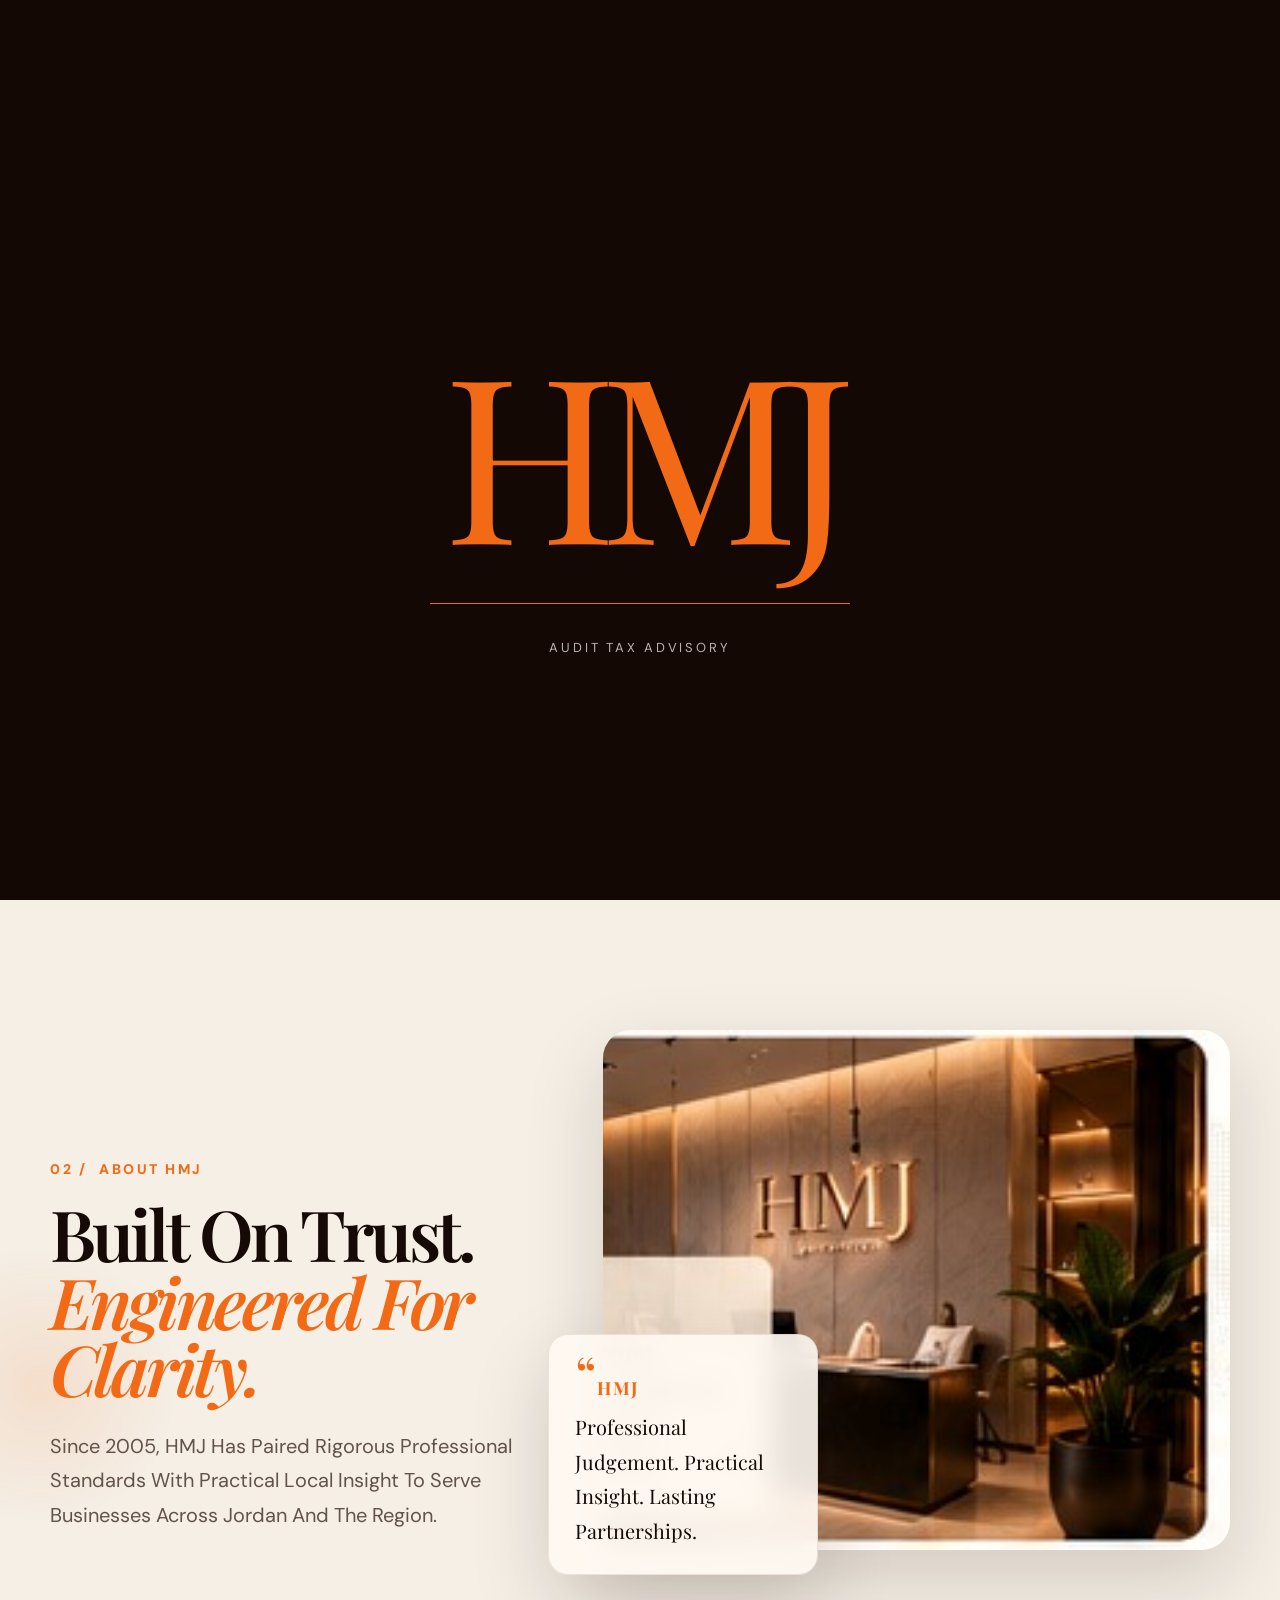
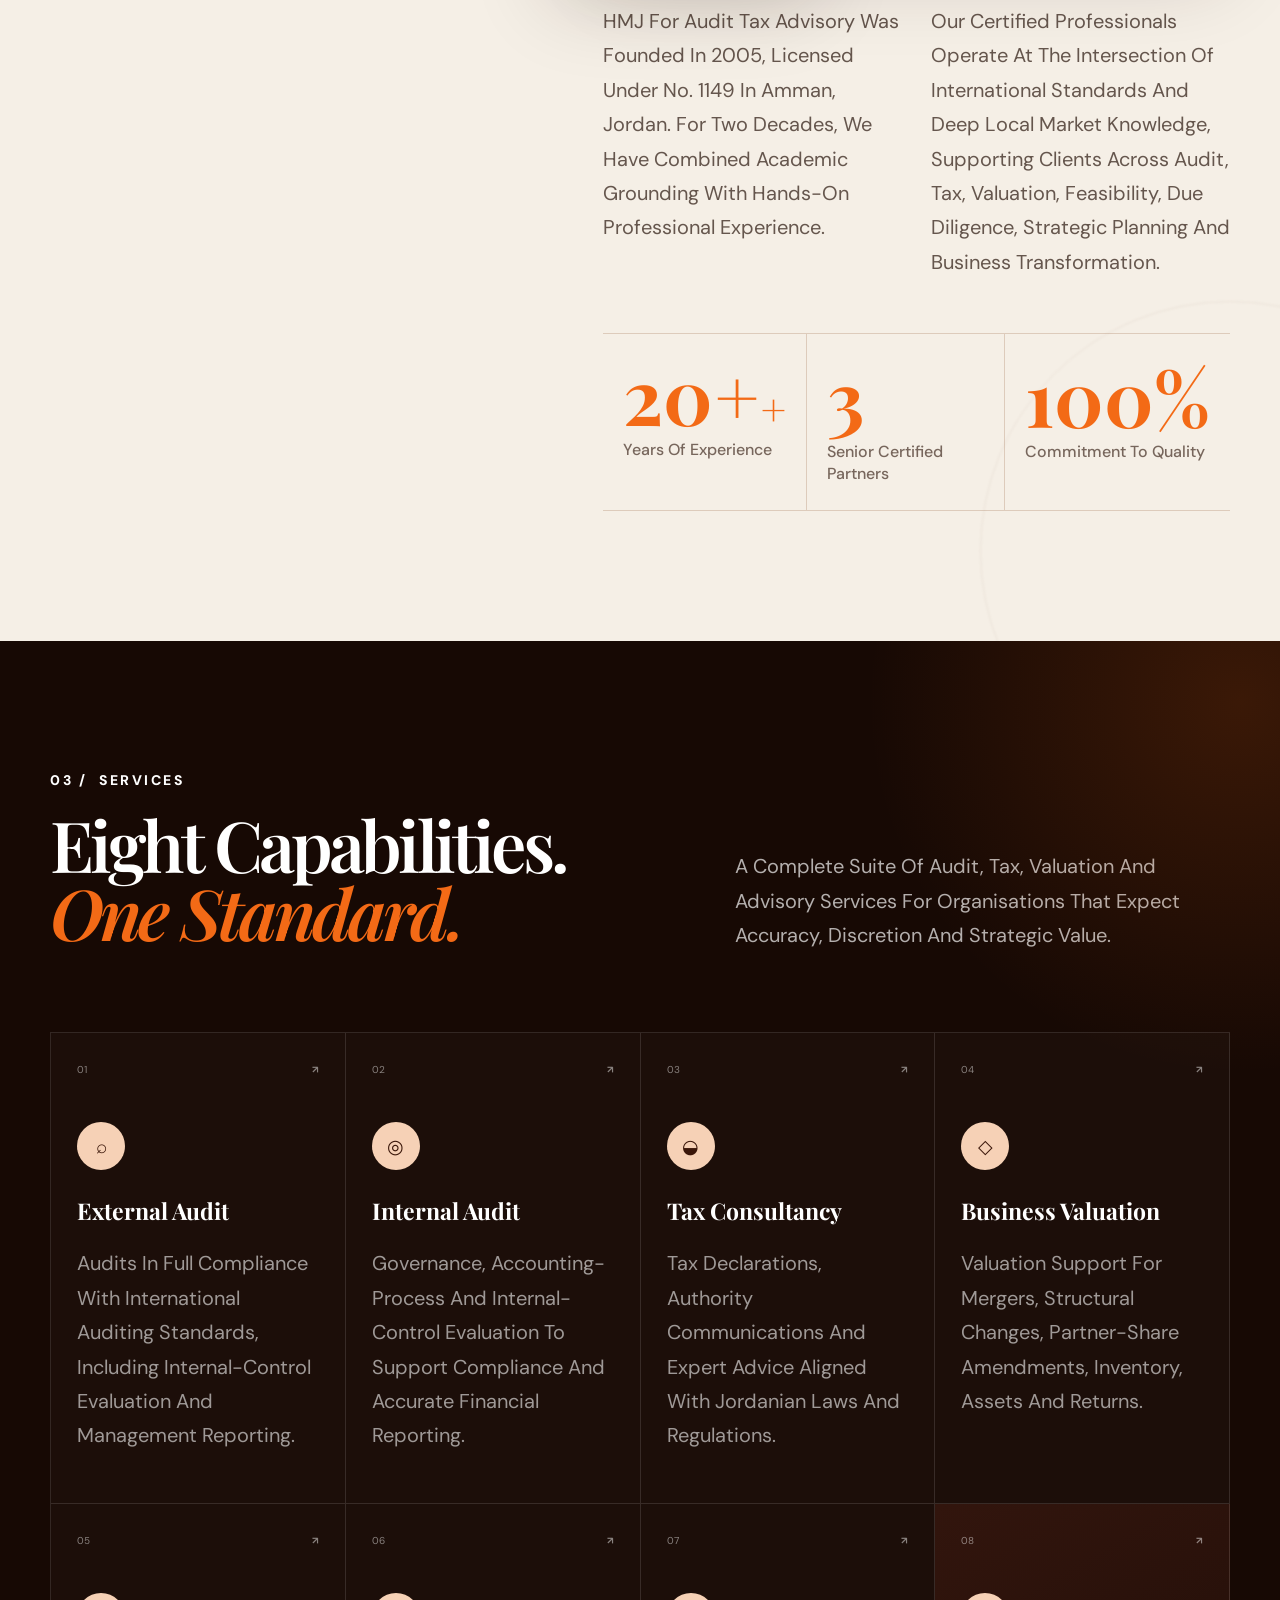
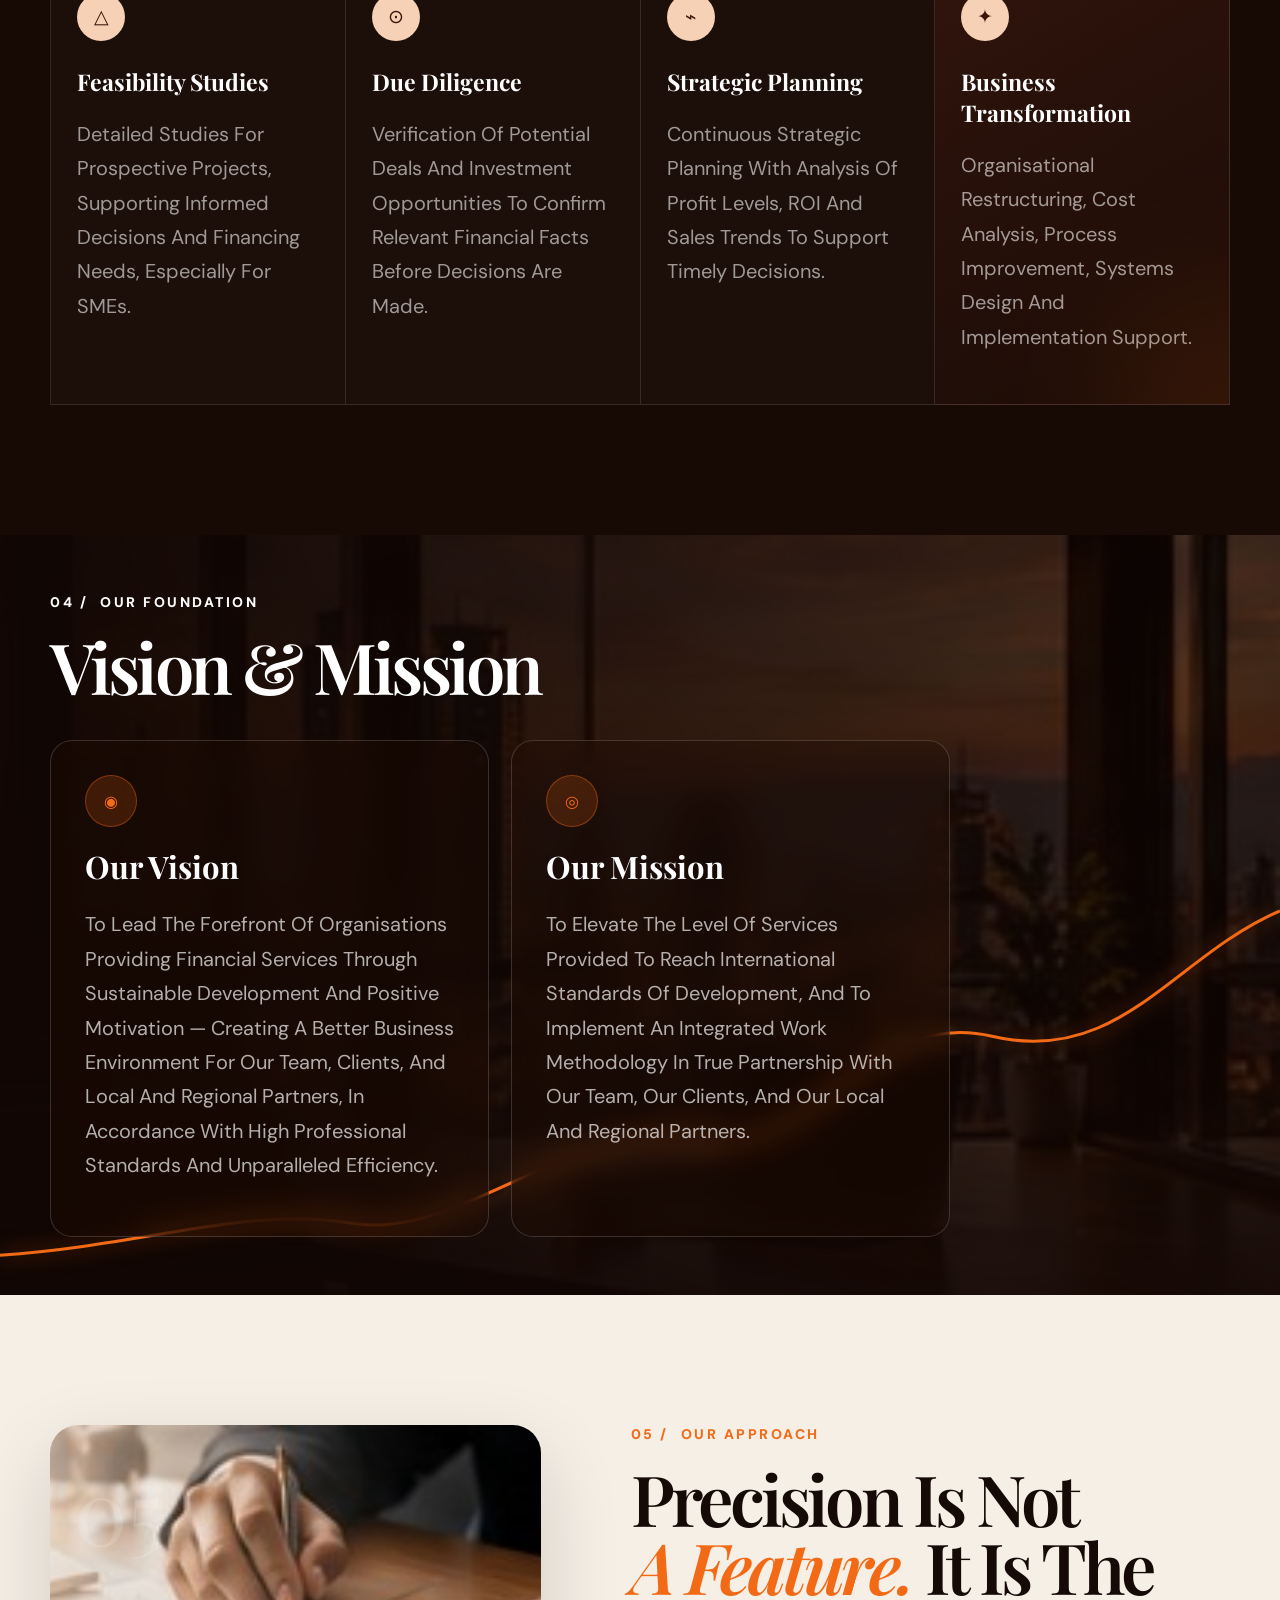
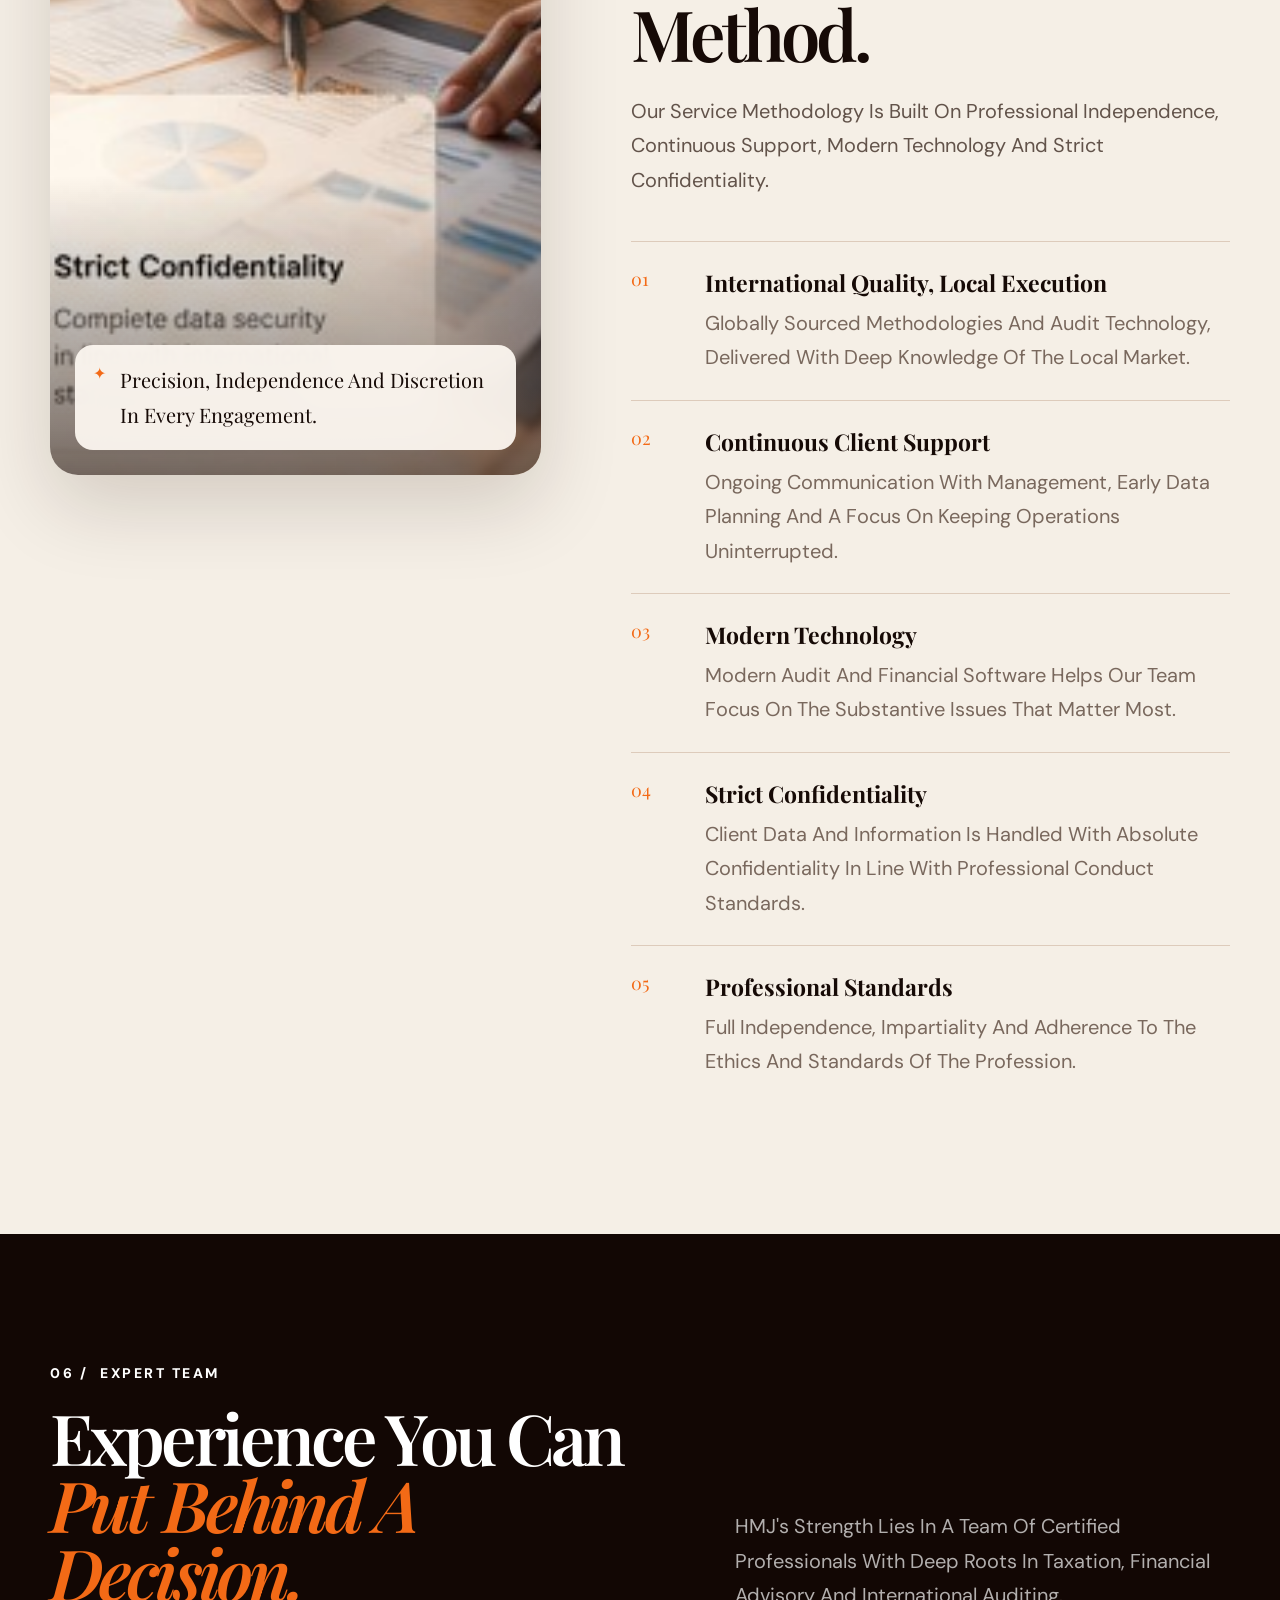
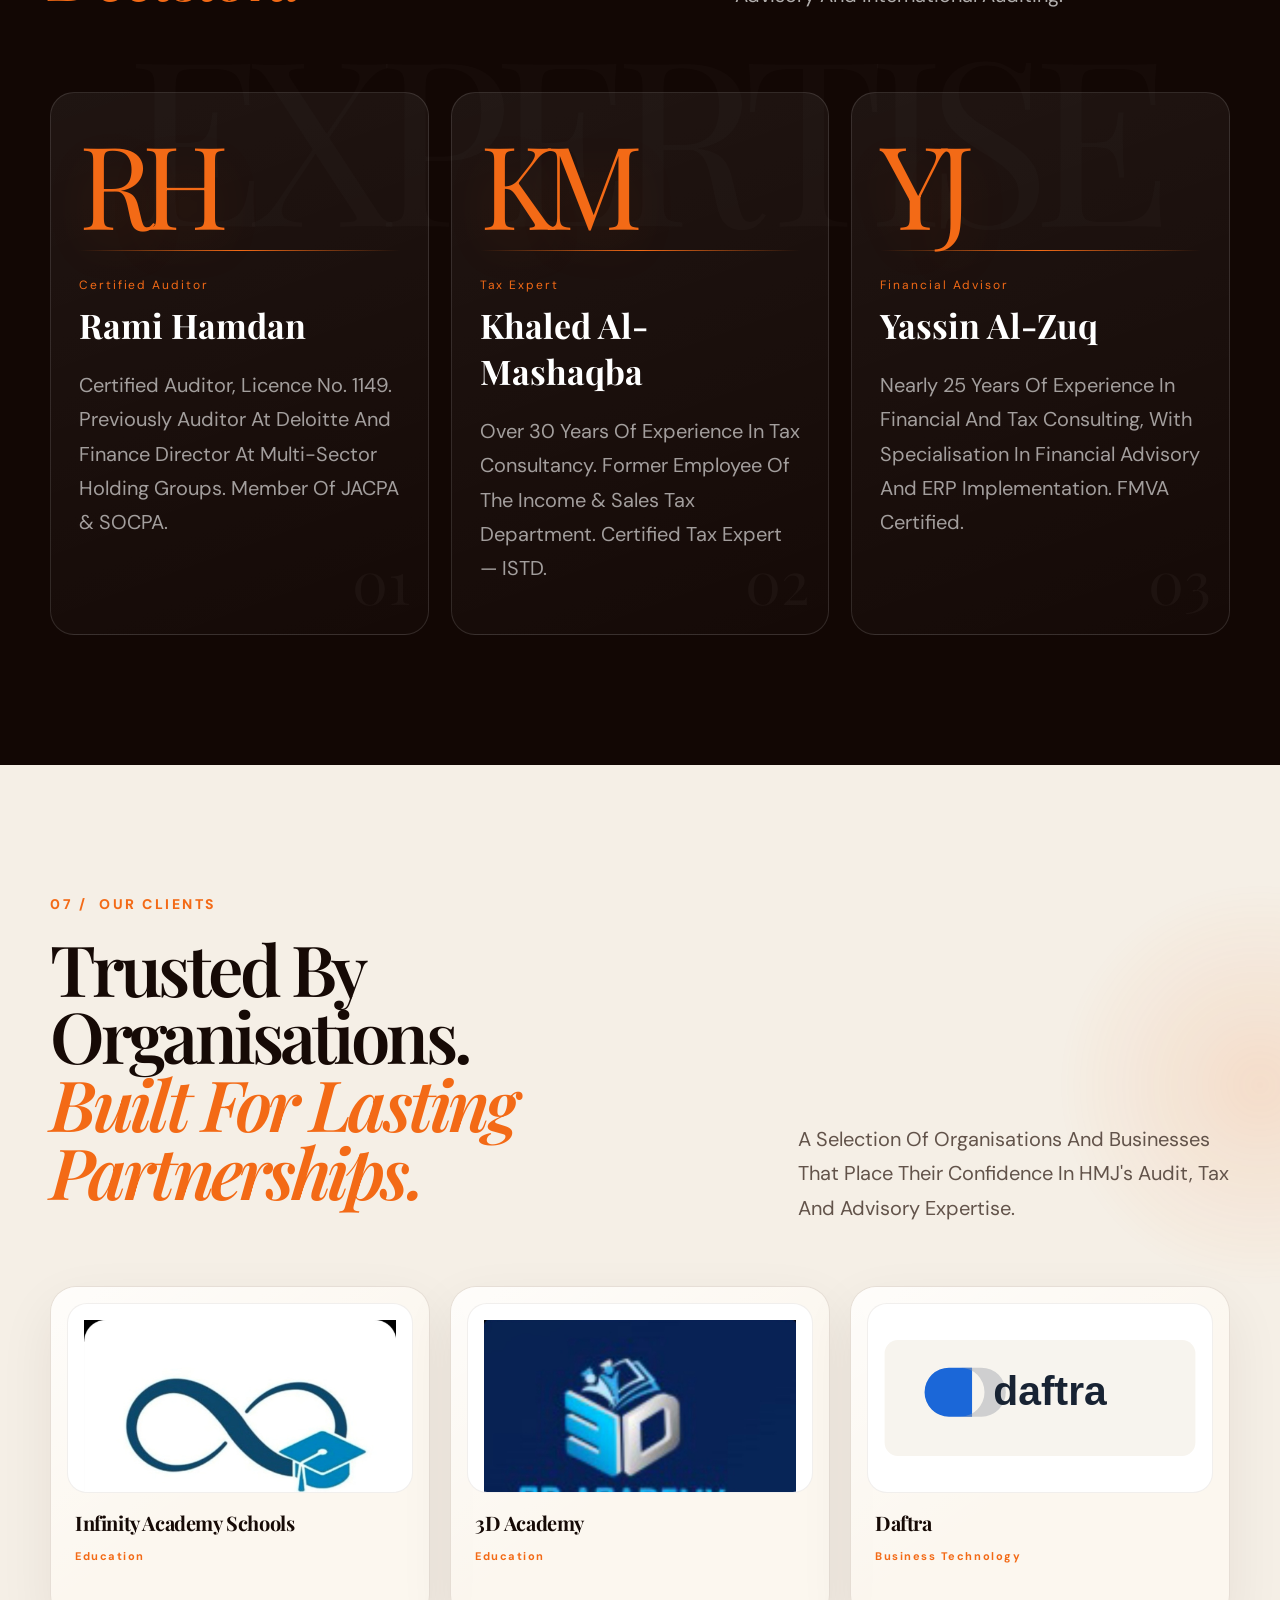
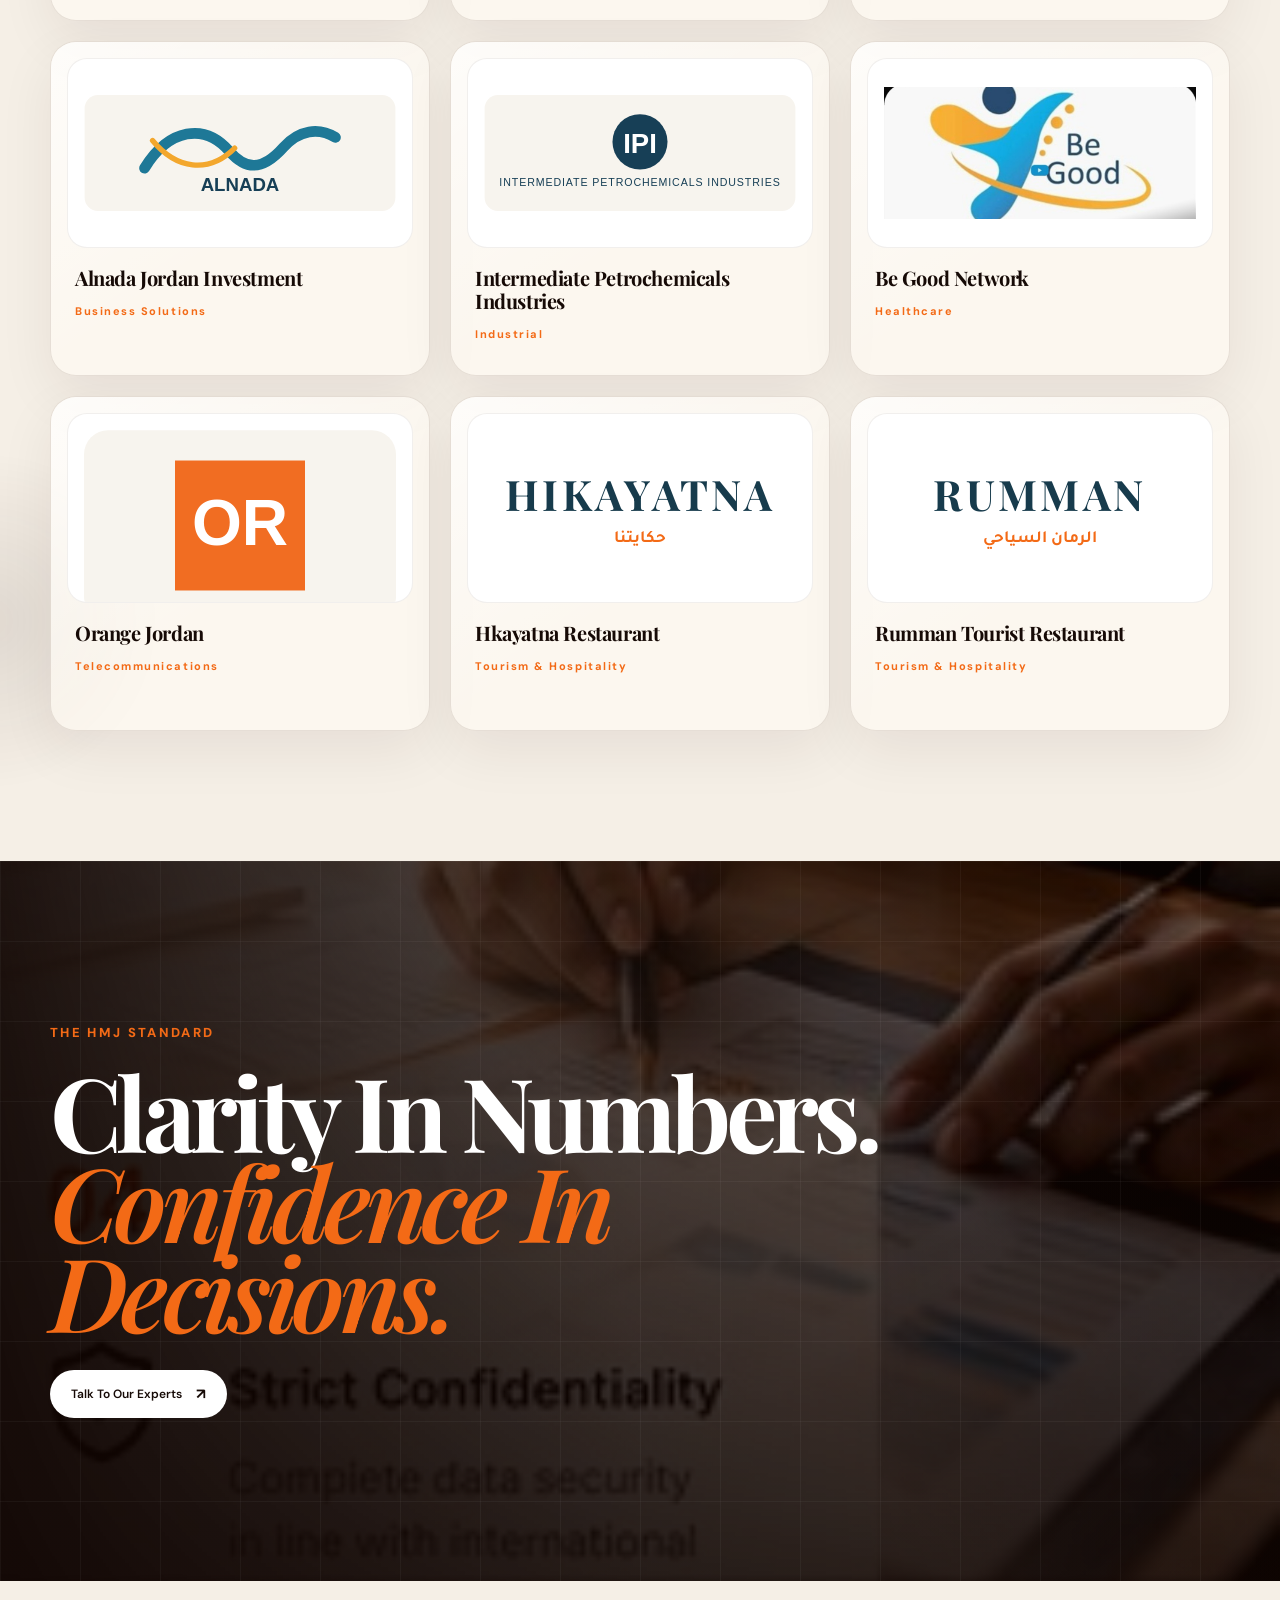
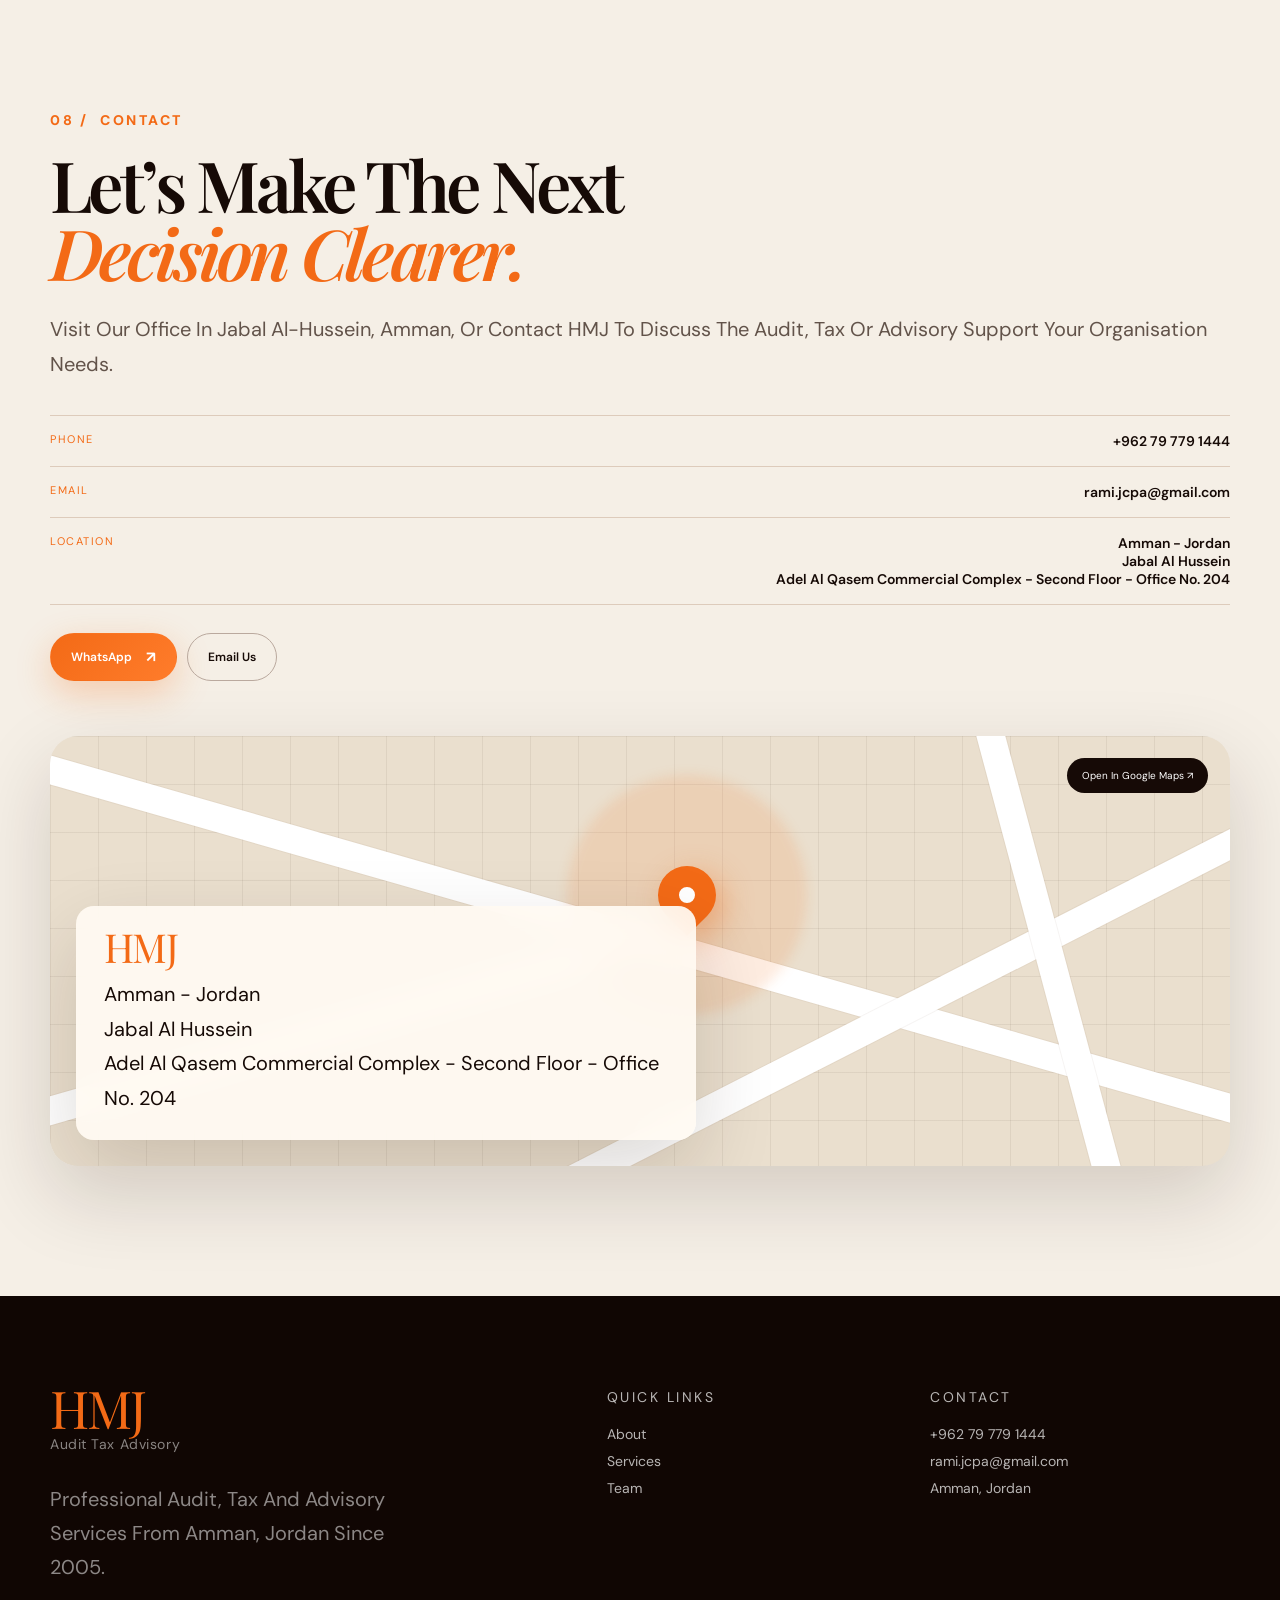
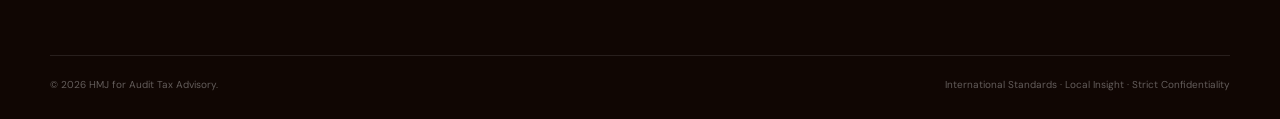
<file: index.html>
<!doctype html>
<html lang="en" dir="ltr">
<head>
  <meta charset="utf-8" />
  <meta name="viewport" content="width=device-width,initial-scale=1,viewport-fit=cover" />
  <title>HMJ for Audit Tax Advisory | Amman, Jordan</title>
  <meta name="description" content="HMJ for Audit Tax Advisory — audit, tax, valuation, feasibility, due diligence, strategic planning and business transformation services in Amman, Jordan since 2005." />
  <meta name="theme-color" content="#160a06" />
  <meta name="robots" content="index,follow,max-image-preview:large" />
  <link rel="canonical" href="https://www.rh-audit.com/" />
  <link rel="alternate" hreflang="en" href="https://www.rh-audit.com/" />
  <link rel="alternate" hreflang="ar" href="https://www.rh-audit.com/?lang=ar" />
  <link rel="alternate" hreflang="x-default" href="https://www.rh-audit.com/" />
  <meta property="og:type" content="website" />
  <meta property="og:title" content="HMJ for Audit Tax Advisory" />
  <meta property="og:description" content="Clarity in numbers. Confidence in decisions." />
  <meta property="og:url" content="https://www.rh-audit.com/" />
  <meta property="og:image" content="https://www.rh-audit.com/assets/social-preview.png" />
  <meta name="twitter:card" content="summary_large_image" />
  <link rel="icon" href="assets/favicon.svg" type="image/svg+xml" />
  <link rel="manifest" href="site.webmanifest" />
  <link rel="preconnect" href="https://images.pexels.com" crossorigin />
  <link rel="preload" as="image" href="https://images.pexels.com/photos/37064245/pexels-photo-37064245.jpeg?auto=compress&amp;cs=tinysrgb&amp;w=2400" fetchpriority="high" />
  <link rel="preconnect" href="https://fonts.googleapis.com" />
  <link rel="preconnect" href="https://fonts.gstatic.com" crossorigin />
  <link href="https://fonts.googleapis.com/css2?family=DM+Sans:wght@400;500;600;700&family=Playfair+Display:ital,wght@0,500;0,600;0,700;1,600&family=Tajawal:wght@400;500;700;800&display=swap" rel="stylesheet" />
  <link rel="stylesheet" href="styles.css" />
  <script type="application/ld+json">
  {"@context":"https://schema.org","@type":"ProfessionalService","name":"HMJ for Audit Tax Advisory","url":"https://www.rh-audit.com/","email":"rami.jcpa@gmail.com","telephone":"+962797791444","foundingDate":"2005-04","address":{"@type":"PostalAddress","streetAddress":"Khaled Bin Al-Waleed Street, Jabal Al-Hussein, Adel Al-Qassem Complex, Second Floor, Office 204","addressLocality":"Amman","addressCountry":"JO"},"areaServed":["Jordan","Middle East"],"serviceType":["External Audit","Internal Audit","Tax Consultancy","Business Valuation","Feasibility Studies","Due Diligence","Strategic Planning","Business Transformation"]}
  </script>
</head>
<body>
  <div class="intro" aria-hidden="true">
    <div class="intro-noise"></div>
    <div class="intro-word">HMJ</div>
    <div class="intro-rule"></div>
    <div class="intro-sub">AUDIT TAX ADVISORY</div>
    <div class="intro-slice intro-slice-a"></div><div class="intro-slice intro-slice-b"></div>
  </div>
  <canvas id="pulseCanvas" aria-hidden="true"></canvas>
  <div class="cursor-ring" aria-hidden="true"></div>
  <div class="cursor-dot" aria-hidden="true"></div>
  <div class="scroll-progress" aria-hidden="true"><span></span></div>
  <a class="skip-link" href="#main">Skip to content</a>

  <header class="nav" id="nav">
    <div class="nav-shell">
      <a class="brand" href="#home" aria-label="HMJ home"><span class="brand-main">HMJ</span><span class="brand-sub" data-i18n="brandSub">Audit Tax Advisory</span></a>
      <nav class="nav-links" aria-label="Primary navigation">
        <a href="#about" data-i18n="navAbout">About</a><a href="#services" data-i18n="navServices">Services</a><a href="#approach" data-i18n="navApproach">Our Approach</a><a href="#team" data-i18n="navTeam">Team</a><a href="#clients" data-i18n="navClients">Our Clients</a><a href="#contact" data-i18n="navContact">Contact</a>
      </nav>
      <div class="nav-actions"><button class="lang-toggle" type="button" aria-label="Switch language"><span>EN</span><i></i><span>عربي</span></button><a class="button button-hot nav-cta magnetic" href="#contact"><span data-i18n="contactUs">Contact Us</span><b>↗</b></a><button class="menu-button" type="button" aria-label="Open menu"><span></span><span></span></button></div>
    </div>
  </header>

  <aside class="section-rail" aria-label="Section navigation">
    <a class="rail-mark active" href="#home" data-target="home" aria-label="Home section">01</a>
    <a class="rail-mark" href="#about" data-target="about" aria-label="About section">02</a>
    <a class="rail-mark" href="#services" data-target="services" aria-label="Services section">03</a>
    <a class="rail-mark" href="#vision" data-target="vision" aria-label="Vision and mission section">04</a>
    <a class="rail-mark" href="#approach" data-target="approach" aria-label="Approach section">05</a>
    <a class="rail-mark" href="#team" data-target="team" aria-label="Team section">06</a>
    <a class="rail-mark" href="#clients" data-target="clients" aria-label="Clients section">07</a>
    <a class="rail-mark" href="#contact" data-target="contact" aria-label="Contact section">08</a>
  </aside>

  <div class="mobile-menu" aria-hidden="true"><div class="mobile-menu-top"><div class="brand"><span class="brand-main">HMJ</span><span class="brand-sub" data-i18n="brandSub">Audit Tax Advisory</span></div><button class="menu-close" aria-label="Close menu">×</button></div><nav><a href="#about" data-i18n="navAbout">About</a><a href="#services" data-i18n="navServices">Services</a><a href="#approach" data-i18n="navApproach">Our Approach</a><a href="#team" data-i18n="navTeam">Team</a><a href="#clients" data-i18n="navClients">Our Clients</a><a href="#contact" data-i18n="navContact">Contact</a></nav><a class="button button-hot" href="#contact"><span data-i18n="talkExperts">Talk to our experts</span><b>↗</b></a></div>

  <main id="main">
    <section class="hero" id="home">
      <div class="hero-bg"><img src="https://images.pexels.com/photos/37064245/pexels-photo-37064245.jpeg?auto=compress&amp;cs=tinysrgb&amp;w=2400" fetchpriority="high" decoding="async" onerror="this.onerror=null;this.src='assets/hero-visual.jpg'" alt="Modern corporate office overlooking Amman at sunset"/><div class="hero-vignette"></div></div>
      <div class="hero-mesh" aria-hidden="true"></div>
      <div class="hero-sun" aria-hidden="true"></div>
      <div class="hero-wrap">
        <div class="hero-copy">
          <div class="micro reveal"><span></span><b data-i18n="heroEyebrow">AMMAN JORDAN · EST. 2005 · LICENCE 1149</b></div>
          <h1 class="hero-title reveal" data-delay="1"><span data-i18n="heroTitleA">Clarity in</span><br><em data-i18n="heroTitleB">Numbers.</em><br><span data-i18n="heroTitleC">Power in Decisions.</span></h1>
          <p class="hero-lead reveal" data-delay="2" data-i18n="heroLead">HMJ combines rigorous audit, financial and advisory expertise with deep local market knowledge — helping businesses move with confidence.</p>
          <div class="hero-actions reveal" data-delay="3"><a class="button button-hot magnetic" href="#services"><span data-i18n="exploreServices">Explore our services</span><b>↗</b></a><a class="button button-glass magnetic" href="#about"><span data-i18n="discoverHMJ">Discover HMJ</span><b>↓</b></a></div>
        </div>
        <div class="hero-data reveal" data-delay="3">
          <div class="data-chip"><small data-i18n="founded">FOUNDED</small><strong class="counter" data-value="2005">2005</strong><span data-i18n="inAmman">Amman Jordan</span></div>
          <div class="data-chip"><small data-i18n="experience">EXPERIENCE</small><strong class="experience-number"><span class="counter" data-value="20">20</span><span class="experience-plus">+</span></strong><span data-i18n="years">years</span></div>
          <div class="data-chip"><small data-i18n="licence">LICENCE</small><strong class="counter" data-value="1149">1149</strong><span data-i18n="professionalLicence">professional</span></div>
        </div>
        <div class="hero-badge reveal" data-delay="4"><div class="badge-ring"><span>HMJ · AUDIT TAX ADVISORY · </span></div><div class="badge-core">H</div></div>
      </div>
      <div class="hero-bottom"><div class="ticker"><div><span>EXTERNAL AUDIT</span><i>✦</i><span>INTERNAL AUDIT</span><i>✦</i><span>TAX CONSULTANCY</span><i>✦</i><span>DUE DILIGENCE</span><i>✦</i><span>VALUATION</span><i>✦</i><span>STRATEGIC PLANNING</span><i>✦</i><span>BUSINESS TRANSFORMATION</span><i>✦</i></div><div><span>EXTERNAL AUDIT</span><i>✦</i><span>INTERNAL AUDIT</span><i>✦</i><span>TAX CONSULTANCY</span><i>✦</i><span>DUE DILIGENCE</span><i>✦</i><span>VALUATION</span><i>✦</i><span>STRATEGIC PLANNING</span><i>✦</i><span>BUSINESS TRANSFORMATION</span><i>✦</i></div></div></div>
    </section>

    <section class="about section section-cream" id="about">
      <div class="orb orb-one"></div><div class="orb orb-two"></div>
      <div class="wrap about-grid">
        <div class="about-sticky"><div class="section-tag reveal">02 / <span data-i18n="aboutLabel">ABOUT HMJ</span></div><h2 class="display reveal" data-delay="1" data-i18n="aboutTitle">Built on trust.<br><em>Engineered for clarity.</em></h2><p class="lead reveal" data-delay="2" data-i18n="aboutIntro">Since 2005, HMJ has paired rigorous professional standards with practical local insight to serve businesses across Jordan and the region.</p></div>
        <div class="about-content">
          <div class="about-visual reveal"><div class="image-reveal"><img src="https://images.pexels.com/photos/33342702/pexels-photo-33342702.jpeg?auto=compress&amp;cs=tinysrgb&amp;w=1800" loading="lazy" decoding="async" onerror="this.onerror=null;this.src='assets/about-visual.jpg'" alt="HMJ styled corporate office"/></div><div class="quote-card"><span>“</span><b class="quote-hmj">HMJ</b><p data-i18n="aboutQuote">Professional judgement. Practical insight. Lasting partnerships.</p></div></div>
          <div class="about-copy reveal"><p data-i18n="aboutP1">HMJ for Audit Tax Advisory was founded in April 2005, licensed under No. 1149 in Amman, Jordan. For two decades, we have combined academic grounding with hands-on professional experience.</p><p data-i18n="aboutP2">Our certified professionals operate at the intersection of international standards and deep local market knowledge, supporting clients across audit, tax, valuation, feasibility, due diligence, strategic planning and business transformation.</p></div>
          <div class="metric-row reveal"><div><strong><span class="counter" data-value="20">20</span>+</strong><span data-i18n="metricExperience">Years of experience</span></div><div><strong>3</strong><span data-i18n="metricPartners">Senior certified partners</span></div><div><strong>100%</strong><span data-i18n="metricQuality">Commitment to quality</span></div></div>
        </div>
      </div>
    </section>

    <section class="services section" id="services">
      <div class="services-glow"></div>
      <div class="wrap">
        <div class="services-head"><div><div class="section-tag light reveal">03 / <span data-i18n="servicesLabel">SERVICES</span></div><h2 class="display light reveal" data-delay="1" data-i18n="servicesTitle">Eight capabilities.<br><em>One standard.</em></h2></div><p class="lead light reveal" data-delay="2" data-i18n="servicesIntro">A complete suite of audit, tax, valuation and advisory services for organisations that expect accuracy, discretion and strategic value.</p></div>
        <div class="services-deck">
          <article class="service-card reveal"><div class="service-top"><span>01</span><b>↗</b></div><i>⌕</i><h3 data-i18n="s1Title">External Audit</h3><p data-i18n="s1Text">Audits in full compliance with International Auditing Standards, including internal-control evaluation and management reporting.</p></article>
          <article class="service-card reveal" data-delay="1"><div class="service-top"><span>02</span><b>↗</b></div><i>◎</i><h3 data-i18n="s2Title">Internal Audit</h3><p data-i18n="s2Text">Governance, accounting-process and internal-control evaluation to support compliance and accurate financial reporting.</p></article>
          <article class="service-card reveal" data-delay="2"><div class="service-top"><span>03</span><b>↗</b></div><i>◒</i><h3 data-i18n="s3Title">Tax Consultancy</h3><p data-i18n="s3Text">Tax declarations, authority communications and expert advice aligned with Jordanian laws and regulations.</p></article>
          <article class="service-card reveal"><div class="service-top"><span>04</span><b>↗</b></div><i>◇</i><h3 data-i18n="s4Title">Business Valuation</h3><p data-i18n="s4Text">Valuation support for mergers, structural changes, partner-share amendments, inventory, assets and returns.</p></article>
          <article class="service-card reveal" data-delay="1"><div class="service-top"><span>05</span><b>↗</b></div><i>△</i><h3 data-i18n="s5Title">Feasibility Studies</h3><p data-i18n="s5Text">Detailed studies for prospective projects, supporting informed decisions and financing needs, especially for SMEs.</p></article>
          <article class="service-card reveal" data-delay="2"><div class="service-top"><span>06</span><b>↗</b></div><i>⊙</i><h3 data-i18n="s6Title">Due Diligence</h3><p data-i18n="s6Text">Verification of potential deals and investment opportunities to confirm relevant financial facts before decisions are made.</p></article>
          <article class="service-card reveal"><div class="service-top"><span>07</span><b>↗</b></div><i>⌁</i><h3 data-i18n="s7Title">Strategic Planning</h3><p data-i18n="s7Text">Continuous strategic planning with analysis of profit levels, ROI and sales trends to support timely decisions.</p></article>
          <article class="service-card featured reveal" data-delay="1"><div class="service-top"><span>08</span><b>↗</b></div><i>✦</i><h3 data-i18n="s8Title">Business Transformation</h3><p data-i18n="s8Text">Organisational restructuring, cost analysis, process improvement, systems design and implementation support.</p><div class="card-glow"></div></article>
        </div>
      </div>
    </section>

    <section class="vision section-dark" id="vision">
      <div class="vision-image"><img src="https://upload.wikimedia.org/wikipedia/commons/f/fa/Abdali_Boulevard%2C_Amman.jpg" loading="lazy" decoding="async" onerror="this.onerror=null;this.src='assets/city-visual.jpg'" alt="The Boulevard in Abdali, Amman, Jordan"/></div><div class="vision-overlay"></div><svg class="vision-path" viewBox="0 0 1200 420" preserveAspectRatio="none" aria-hidden="true"><path d="M0 380 C 140 370, 230 330, 330 348 S 530 245, 650 265 S 810 130, 930 160 S 1100 80, 1200 34" pathLength="1"/></svg>
      <div class="wrap vision-inner"><div class="section-tag light reveal">04 / <span data-i18n="foundationLabel">OUR FOUNDATION</span></div><h2 class="display light reveal" data-delay="1" data-i18n="visionMissionTitle">Vision & Mission</h2><div class="vision-grid"><article class="glass-card reveal" data-delay="2"><div class="glass-icon">◉</div><h3 data-i18n="visionTitle">Our Vision</h3><p data-i18n="visionText">To lead the forefront of organisations providing financial services through sustainable development and positive motivation — creating a better business environment for our team, clients, and local and regional partners, in accordance with high professional standards and unparalleled efficiency.</p></article><article class="glass-card reveal" data-delay="3"><div class="glass-icon">◎</div><h3 data-i18n="missionTitle">Our Mission</h3><p data-i18n="missionText">To elevate the level of services provided to reach international standards of development, and to implement an integrated work methodology in true partnership with our team, our clients, and our local and regional partners.</p></article></div></div>
    </section>

    <section class="approach section section-cream" id="approach">
      <div class="wrap approach-grid">
        <div class="approach-media reveal"><div class="sticky-photo"><img src="https://images.pexels.com/photos/6801681/pexels-photo-6801681.jpeg?auto=compress&amp;cs=tinysrgb&amp;w=1800" loading="lazy" decoding="async" onerror="this.onerror=null;this.src='assets/finance-visual.jpg'" alt="Finance professional reviewing financial records"/><div class="photo-number">05</div><div class="photo-note"><span>✦</span><p data-i18n="approachNote">Precision, independence and discretion in every engagement.</p></div></div></div>
        <div class="approach-copy"><div class="section-tag reveal">05 / <span data-i18n="approachLabel">OUR APPROACH</span></div><h2 class="display reveal" data-delay="1" data-i18n="approachTitle">Precision is not<br><em>a feature.</em> It is the method.</h2><p class="lead reveal" data-delay="2" data-i18n="approachIntro">Our service methodology is built on professional independence, continuous support, modern technology and strict confidentiality.</p><div class="approach-list">
          <article class="approach-item reveal"><span>01</span><div><h3 data-i18n="a1Title">International Quality, Local Execution</h3><p data-i18n="a1Text">Globally sourced methodologies and audit technology, delivered with deep knowledge of the local market.</p></div></article>
          <article class="approach-item reveal"><span>02</span><div><h3 data-i18n="a2Title">Continuous Client Support</h3><p data-i18n="a2Text">Ongoing communication with management, early data planning and a focus on keeping operations uninterrupted.</p></div></article>
          <article class="approach-item reveal"><span>03</span><div><h3 data-i18n="a3Title">Modern Technology</h3><p data-i18n="a3Text">Modern audit and financial software helps our team focus on the substantive issues that matter most.</p></div></article>
          <article class="approach-item reveal"><span>04</span><div><h3 data-i18n="a4Title">Strict Confidentiality</h3><p data-i18n="a4Text">Client data and information is handled with absolute confidentiality in line with professional conduct standards.</p></div></article>
          <article class="approach-item reveal"><span>05</span><div><h3 data-i18n="a5Title">Professional Standards</h3><p data-i18n="a5Text">Full independence, impartiality and adherence to the ethics and standards of the profession.</p></div></article>
        </div></div>
      </div>
    </section>

    <section class="team section" id="team">
      <div class="team-bg-text" aria-hidden="true">EXPERTISE</div>
      <div class="wrap"><div class="team-head"><div><div class="section-tag light reveal">06 / <span data-i18n="teamLabel">EXPERT TEAM</span></div><h2 class="display light reveal" data-delay="1" data-i18n="teamTitle">Experience you can<br><em>put behind a decision.</em></h2></div><p class="lead light reveal" data-delay="2" data-i18n="teamIntro">HMJ's strength lies in a team of certified professionals with deep roots in taxation, financial advisory and international auditing.</p></div>
      <div class="team-cards"><article class="person-card reveal"><div class="person-initials" aria-hidden="true">RH</div><div class="person-line"></div><span data-i18n="certifiedAuditor">Certified Auditor</span><h3 data-i18n="ramiName">Rami Hamdan</h3><p data-i18n="ramiText">Certified Auditor, Licence No. 1149. Previously auditor at Deloitte and Finance Director at multi-sector holding groups. Member of JACPA &amp; SOCPA.</p><small>01</small></article><article class="person-card reveal" data-delay="1"><div class="person-initials" aria-hidden="true">KM</div><div class="person-line"></div><span data-i18n="taxExpert">Tax Expert</span><h3 data-i18n="khaledName">Khaled Al-Mashaqba</h3><p data-i18n="khaledText">Over 30 years of experience in tax consultancy. Former employee of the Income & Sales Tax Department. Certified Tax Expert — ISTD.</p><small>02</small></article><article class="person-card reveal" data-delay="2"><div class="person-initials" aria-hidden="true">YJ</div><div class="person-line"></div><span data-i18n="financialAdvisor">Financial Advisor</span><h3 data-i18n="yassinName">Yassin Al-Zuq</h3><p data-i18n="yassinText">Nearly 25 years of experience in financial and tax consulting, with specialisation in financial advisory and ERP implementation. FMVA certified.</p><small>03</small></article></div></div>
    </section>

    <section class="clients section section-cream" id="clients">
      <div class="clients-orb clients-orb-one"></div><div class="clients-orb clients-orb-two"></div>
      <div class="wrap">
        <div class="clients-head">
          <div>
            <div class="section-tag reveal">07 / <span data-i18n="clientsLabel">OUR CLIENTS</span></div>
            <h2 class="display reveal" data-delay="1" data-i18n="clientsTitle">Trusted by organisations.<br><em>Built for lasting partnerships.</em></h2>
          </div>
          <p class="lead reveal" data-delay="2" data-i18n="clientsIntro">A selection of organisations and businesses that place their confidence in HMJ's audit, tax and advisory expertise.</p>
        </div>
        <div class="clients-grid">
          <article class="client-card reveal"><div class="client-logo"><img src="assets/clients/infinity-academy.jpg" loading="lazy" decoding="async" alt="Infinity Academy Schools logo"></div><h3>Infinity Academy Schools</h3><span data-i18n="clientEducation">Education</span></article>
          <article class="client-card reveal" data-delay="1"><div class="client-logo"><img src="assets/clients/3d-academy.jpg" loading="lazy" decoding="async" alt="3D Academy logo"></div><h3>3D Academy</h3><span data-i18n="clientEducation">Education</span></article>
          <article class="client-card reveal" data-delay="2"><div class="client-logo client-logo-daftra"><img src="assets/clients/daftara.svg" loading="lazy" decoding="async" alt="Daftra logo"></div><h3>Daftra</h3><span data-i18n="clientTechnology">Business Technology</span></article>
          <article class="client-card reveal"><div class="client-logo"><img src="assets/clients/alnada.svg" loading="lazy" decoding="async" alt="Alnada Jordan Investment logo"></div><h3>Alnada Jordan Investment</h3><span data-i18n="clientAdvisory">Business Solutions</span></article>
          <article class="client-card reveal" data-delay="1"><div class="client-logo"><img src="assets/clients/ipi.svg" loading="lazy" decoding="async" alt="Intermediate Petrochemicals Industries logo"></div><h3>Intermediate Petrochemicals Industries</h3><span data-i18n="clientIndustry">Industrial</span></article>
          <article class="client-card reveal" data-delay="2"><div class="client-logo"><img src="assets/clients/be-good.jpg" loading="lazy" decoding="async" alt="Be Good Physical Therapy and Osteopathy Network logo"></div><h3>Be Good Network</h3><span data-i18n="clientHealthcare">Healthcare</span></article>
          <article class="client-card reveal"><div class="client-logo client-logo-orange"><img src="assets/clients/orange.svg" loading="lazy" decoding="async" alt="Orange Jordan logo"></div><h3>Orange Jordan</h3><span data-i18n="clientTelecom">Telecommunications</span></article>
          <article class="client-card reveal" data-delay="1"><div class="client-logo client-logo-wordmark"><span>HIKAYATNA</span><small>حكايتنا</small></div><h3>Hkayatna Restaurant</h3><span data-i18n="clientHospitality">Tourism &amp; Hospitality</span></article>
          <article class="client-card reveal" data-delay="2"><div class="client-logo client-logo-wordmark"><span>RUMMAN</span><small>الرمان السياحي</small></div><h3>Rumman Tourist Restaurant</h3><span data-i18n="clientHospitality">Tourism &amp; Hospitality</span></article>
        </div>
      </div>
    </section>

    <section class="manifesto"><div class="manifesto-img"><img src="https://www.stsistemi.si/assets/img/Racunovodstvo.webp" loading="lazy" decoding="async" onerror="this.onerror=null;this.src='assets/finance-visual.jpg'" alt="Laptop and calculator displaying financial records"/></div><div class="manifesto-shade"></div><div class="manifesto-grid"></div><div class="wrap manifesto-inner"><span class="manifesto-kicker reveal" data-i18n="manifestoKicker">THE HMJ STANDARD</span><h2 class="reveal" data-delay="1"><span data-i18n="manifesto1">Clarity in numbers.</span><br><em data-i18n="manifesto2">Confidence in decisions.</em></h2><a class="button button-light magnetic reveal manifesto-cta" data-delay="2" href="#contact"><span data-i18n="talkExperts">Talk to our experts</span><b>↗</b></a></div></section>

    <section class="contact section section-cream" id="contact">
      <div class="wrap contact-grid"><div class="contact-copy"><div class="section-tag reveal">08 / <span data-i18n="contactLabel">CONTACT</span></div><h2 class="display reveal" data-delay="1" data-i18n="contactTitle">Let’s make the next<br><em>decision clearer.</em></h2><p class="lead reveal" data-delay="2" data-i18n="contactIntro">Visit our office in Jabal Al-Hussein, Amman, or contact HMJ to discuss the audit, tax or advisory support your organisation needs.</p><div class="contact-lines reveal" data-delay="3"><a href="tel:+962797791444"><span>PHONE</span><strong dir="ltr">+962 79 779 1444</strong></a><a href="mailto:rami.jcpa@gmail.com"><span>EMAIL</span><strong dir="ltr">rami.jcpa@gmail.com</strong></a><a target="_blank" rel="noopener" href="https://www.google.com/maps/search/?api=1&query=Adel+Al-Qassem+Complex+Jabal+Al-Hussein+Amman+Jordan"><span data-i18n="locationLabel">LOCATION</span><strong data-i18n="addressShort">Amman Jordan Adel Al Qasem Commercial Complex Second Floor Office - 204</strong></a></div><div class="contact-actions reveal" data-delay="4"><a class="button button-hot magnetic" href="https://wa.me/962797791444" target="_blank" rel="noopener">WhatsApp <b>↗</b></a><a class="button button-outline magnetic" href="mailto:rami.jcpa@gmail.com"><span data-i18n="emailUs">Email us</span></a></div></div>
      <div class="map-art reveal" data-delay="2"><div class="map-grid"></div><div class="road road-a"></div><div class="road road-b"></div><div class="road road-c"></div><div class="road road-d"></div><div class="map-halo"></div><div class="map-pin"><i></i></div><div class="map-card"><div class="brand-main">HMJ</div><p data-i18n="mapAddress">Amman Jordan · Adel Al Qasem Commercial Complex<br>Second Floor · Office - 204</p></div><a class="map-button" href="https://www.google.com/maps/search/?api=1&query=Adel+Al-Qassem+Complex+Jabal+Al-Hussein+Amman+Jordan" target="_blank" rel="noopener"><span data-i18n="openMaps">Open in Google Maps</span> ↗</a></div></div>
    </section>
  </main>

  <footer class="footer"><div class="wrap footer-grid"><div><div class="brand inverse"><span class="brand-main">HMJ</span><span class="brand-sub" data-i18n="brandSub">Audit Tax Advisory</span></div><p data-i18n="footerLine">Professional audit, tax and advisory services from Amman, Jordan since 2005.</p></div><div><span class="footer-label" data-i18n="quickLinks">QUICK LINKS</span><a href="#about" data-i18n="navAbout">About</a><a href="#services" data-i18n="navServices">Services</a><a href="#team" data-i18n="navTeam">Team</a></div><div><span class="footer-label" data-i18n="contactLabel">CONTACT</span><a href="tel:+962797791444">+962 79 779 1444</a><a href="mailto:rami.jcpa@gmail.com">rami.jcpa@gmail.com</a><span data-i18n="ammanJordan">Amman, Jordan</span></div></div><div class="wrap footer-bottom"><span>© <span data-year></span> HMJ for Audit Tax Advisory.</span><span data-i18n="footerQuality">International standards · Local insight · Strict confidentiality</span></div></footer>
  <script src="script.js"></script>
</body>
</html>
</file>
<file: styles.css>
:root{--ink:#160a06;--ink2:#2a130d;--cream:#f5efe6;--paper:#fffaf3;--muted:#8f7b6f;--hot:#f36a16;--hot2:#ff9a4d;--line:#ddcbbb;--white:#fff;--shadow:0 30px 80px rgba(38,16,8,.16);--radius:28px;--serif:'Playfair Display',Georgia,serif;--sans:'DM Sans',Arial,sans-serif;--arabic:'Tajawal',Arial,sans-serif}*{box-sizing:border-box}html{scroll-behavior:smooth}body{margin:0;background:var(--ink);color:var(--ink);font-family:var(--sans);overflow-x:hidden}html[dir=rtl] body{font-family:var(--arabic)}a{color:inherit;text-decoration:none}button{font:inherit}img{display:block;width:100%}.wrap{width:min(1180px,calc(100% - 64px));margin:auto}.section{padding:130px 0;position:relative}.section-cream{background:var(--cream)}.section-dark{background:var(--ink);color:var(--white)}.skip-link{position:fixed;left:12px;top:-100px;z-index:99999;background:#fff;padding:10px 14px;border-radius:8px}.skip-link:focus{top:12px}.intro{position:fixed;inset:0;z-index:9999;background:#130804;color:#fff;display:grid;place-items:center;overflow:hidden;pointer-events:none}.intro-noise{position:absolute;inset:0;opacity:.18;background-image:radial-gradient(#fff 0.55px,transparent .55px);background-size:6px 6px}.intro-word{font-family:var(--serif);font-size:clamp(90px,18vw,290px);line-height:.7;letter-spacing:-.08em;opacity:0;transform:scale(.8);animation:introWord 1.25s .2s cubic-bezier(.2,.8,.2,1) forwards}.intro-rule{position:absolute;width:0;height:1px;background:var(--hot);top:67%;animation:introRule .9s .8s forwards}.intro-sub{position:absolute;top:71%;font-size:11px;letter-spacing:.35em;opacity:0;animation:introSub .8s 1.05s forwards}.intro-slice{position:absolute;inset:0;background:var(--cream);transform:translateY(100%)}.intro-slice-a{clip-path:polygon(0 0,52% 0,45% 100%,0 100%);animation:sliceA .85s 1.8s forwards}.intro-slice-b{clip-path:polygon(52% 0,100% 0,100% 100%,45% 100%);animation:sliceB .85s 1.8s forwards}@keyframes introWord{to{opacity:1;transform:scale(1)}}@keyframes introRule{to{width:min(420px,70vw)}}@keyframes introSub{to{opacity:.7}}@keyframes sliceA{to{transform:translateY(-105%)}}@keyframes sliceB{to{transform:translateY(-105%)}}.intro.done{display:none}#pulseCanvas{position:fixed;inset:0;z-index:4;pointer-events:none;mix-blend-mode:screen;opacity:.33}.cursor-ring,.cursor-dot{position:fixed;left:0;top:0;border-radius:50%;pointer-events:none;z-index:9998;transform:translate(-50%,-50%)}.cursor-ring{width:38px;height:38px;border:1px solid rgba(243,106,22,.55);transition:width .2s,height .2s,border-color .2s}.cursor-dot{width:5px;height:5px;background:var(--hot)}body.cursor-active .cursor-ring{width:64px;height:64px;border-color:rgba(243,106,22,.25)}.scroll-progress{position:fixed;right:12px;top:50%;height:180px;width:2px;background:rgba(255,255,255,.16);z-index:400;transform:translateY(-50%)}.scroll-progress span{display:block;width:100%;height:0;background:var(--hot)}.section-rail{position:fixed;left:18px;top:50%;z-index:350;transform:translateY(-50%);display:flex;flex-direction:column;gap:12px;color:#fff;font-size:9px;letter-spacing:.08em}.rail-mark{opacity:.28;transition:.3s}.rail-mark.active{opacity:1;color:var(--hot);transform:translateX(4px)}html[dir=rtl] .section-rail{left:auto;right:18px}.nav{position:fixed;z-index:500;top:14px;left:0;right:0;transition:.35s}.nav-shell{width:min(1220px,calc(100% - 40px));margin:auto;height:72px;border:1px solid rgba(255,255,255,.16);border-radius:18px;background:rgba(17,7,4,.28);backdrop-filter:blur(18px);display:flex;align-items:center;padding:0 18px 0 22px;color:#fff;box-shadow:0 15px 50px rgba(0,0,0,.18);transition:.35s}.nav.scrolled .nav-shell{background:rgba(20,9,5,.78);border-color:rgba(255,255,255,.1);height:64px}.brand{display:flex;flex-direction:column;min-width:145px}.brand-main{font-family:var(--serif);font-size:31px;line-height:.8;letter-spacing:-.04em}.brand-sub{font-size:10px;opacity:.72;margin-top:6px}.nav-links{display:flex;gap:28px;margin:auto;font-size:12px}.nav-links a{opacity:.8;position:relative}.nav-links a:after{content:"";position:absolute;left:0;right:0;bottom:-7px;height:1px;background:var(--hot);transform:scaleX(0);transition:.3s}.nav-links a:hover{opacity:1}.nav-links a:hover:after{transform:scaleX(1)}.nav-actions{display:flex;align-items:center;gap:12px}.lang-toggle{border:1px solid rgba(255,255,255,.18);background:rgba(255,255,255,.06);color:#fff;border-radius:999px;padding:8px 12px;display:flex;gap:7px;align-items:center;font-size:10px;cursor:pointer}.lang-toggle i{width:1px;height:12px;background:rgba(255,255,255,.3)}.button{display:inline-flex;align-items:center;justify-content:center;gap:14px;min-height:48px;padding:0 20px;border-radius:999px;border:1px solid transparent;font-size:12px;font-weight:600;transition:transform .25s,background .25s,color .25s,border .25s}.button b{font-size:15px}.button-hot{background:linear-gradient(135deg,var(--hot),#ff7c2b);color:#fff;box-shadow:0 12px 35px rgba(243,106,22,.28)}.button-hot:hover{transform:translateY(-3px);box-shadow:0 18px 45px rgba(243,106,22,.35)}.button-glass{background:rgba(255,255,255,.07);border-color:rgba(255,255,255,.26);color:#fff;backdrop-filter:blur(10px)}.button-glass:hover{background:rgba(255,255,255,.13)}.button-light{background:#fff;color:var(--ink)}.button-outline{border-color:#baa99e;background:transparent}.menu-button{display:none;width:42px;height:42px;border-radius:50%;border:1px solid rgba(255,255,255,.15);background:transparent}.menu-button span{display:block;width:16px;height:1px;background:#fff;margin:5px auto}.mobile-menu{position:fixed;inset:0;z-index:800;background:var(--ink);color:#fff;padding:28px;transform:translateY(-105%);transition:.55s cubic-bezier(.16,1,.3,1)}.mobile-menu.open{transform:none}.mobile-menu-top{display:flex;justify-content:space-between}.menu-close{border:0;background:none;color:#fff;font-size:38px}.mobile-menu nav{display:flex;flex-direction:column;margin:80px 0 40px}.mobile-menu nav a{font-family:var(--serif);font-size:clamp(36px,10vw,64px);padding:10px 0;border-bottom:1px solid rgba(255,255,255,.1)}.hero{min-height:100vh;color:#fff;position:relative;overflow:hidden;background:#120704}.hero-bg{position:absolute;inset:0}.hero-bg img{width:100%;height:100%;object-fit:cover;filter:saturate(.9) contrast(1.08);transform:scale(1.05)}.hero-vignette{position:absolute;inset:0;background:linear-gradient(90deg,rgba(13,5,2,.94) 0%,rgba(13,5,2,.78) 34%,rgba(13,5,2,.28) 64%,rgba(13,5,2,.54) 100%),linear-gradient(0deg,rgba(12,4,2,.85),transparent 48%)}.hero-mesh{position:absolute;inset:0;background-image:linear-gradient(rgba(255,255,255,.055) 1px,transparent 1px),linear-gradient(90deg,rgba(255,255,255,.045) 1px,transparent 1px);background-size:72px 72px;mask-image:linear-gradient(to right,#000,transparent 82%)}.hero-sun{position:absolute;width:520px;height:520px;border:1px solid rgba(243,106,22,.2);border-radius:50%;right:8%;top:18%;box-shadow:0 0 120px rgba(243,106,22,.12),inset 0 0 80px rgba(243,106,22,.06)}.hero-wrap{width:min(1180px,calc(100% - 64px));min-height:100vh;margin:auto;padding:150px 0 120px;display:grid;grid-template-columns:1.2fr .8fr;align-items:center;position:relative;z-index:5}.hero-copy{max-width:720px}.micro,.section-tag{font-size:10px;letter-spacing:.22em;font-weight:700;display:flex;gap:12px;align-items:center;text-transform:uppercase;color:var(--hot)}.micro span{width:44px;height:1px;background:var(--hot)}.hero-title,.display{font-family:var(--serif);font-weight:600;letter-spacing:-.055em;margin:22px 0 26px}.hero-title{font-size:clamp(62px,7.7vw,118px);line-height:.86}.hero-title em,.display em,.manifesto h2 em{color:var(--hot);font-weight:600}.hero-lead{font-size:16px;line-height:1.7;max-width:610px;color:rgba(255,255,255,.72)}.hero-actions{display:flex;gap:12px;margin-top:30px}.hero-data{align-self:end;justify-self:end;width:270px;display:grid;gap:10px;margin-bottom:30px}.data-chip{padding:14px 16px;border:1px solid rgba(255,255,255,.14);background:rgba(26,9,3,.34);backdrop-filter:blur(10px);border-radius:16px;display:grid;grid-template-columns:1fr auto;grid-template-areas:"a b" "c b"}.data-chip small{grid-area:a;font-size:8px;letter-spacing:.18em;color:var(--hot)}.data-chip strong{grid-area:b;font-family:var(--serif);font-size:26px;align-self:center}.data-chip span:last-child{grid-area:c;font-size:10px;opacity:.62}.hero-badge{position:absolute;right:34%;bottom:142px;width:128px;height:128px;display:grid;place-items:center}.badge-ring{position:absolute;inset:0;border:1px solid rgba(255,255,255,.18);border-radius:50%;animation:spin 16s linear infinite}.badge-ring span{position:absolute;left:50%;top:-8px;font-size:8px;letter-spacing:.22em;white-space:nowrap;transform:translateX(-50%)}.badge-core{width:62px;height:62px;border-radius:50%;background:rgba(255,255,255,.07);border:1px solid rgba(255,255,255,.24);backdrop-filter:blur(8px);display:grid;place-items:center;font-family:var(--serif);font-size:29px;color:var(--hot)}@keyframes spin{to{transform:rotate(360deg)}}.hero-bottom{position:absolute;bottom:0;left:0;right:0;z-index:8;border-top:1px solid rgba(255,255,255,.14);background:rgba(16,6,3,.55);backdrop-filter:blur(10px);overflow:hidden}.ticker{display:flex;width:max-content;animation:ticker 28s linear infinite}.ticker div{display:flex;align-items:center;gap:30px;padding:16px 0 16px 30px;font-size:10px;letter-spacing:.16em}.ticker i{color:var(--hot);font-style:normal}@keyframes ticker{to{transform:translateX(-50%)}}.reveal{opacity:0;transform:translateY(34px);transition:opacity .9s cubic-bezier(.2,.65,.2,1),transform .9s cubic-bezier(.2,.65,.2,1)}.reveal.visible{opacity:1;transform:none}.reveal[data-delay="1"]{transition-delay:.09s}.reveal[data-delay="2"]{transition-delay:.18s}.reveal[data-delay="3"]{transition-delay:.27s}.reveal[data-delay="4"]{transition-delay:.36s}.display{font-size:clamp(46px,5.5vw,78px);line-height:.96}.display.light,.lead.light,.section-tag.light{color:#fff}.lead{font-size:16px;line-height:1.8;color:#62534a}.lead.light{color:rgba(255,255,255,.68)}.about{overflow:hidden}.about-grid{display:grid;grid-template-columns:.85fr 1.15fr;gap:90px}.about-sticky{position:sticky;top:130px;height:max-content}.about-content{display:grid;gap:34px}.about-visual{position:relative}.image-reveal{height:520px;border-radius:var(--radius);overflow:hidden;box-shadow:var(--shadow)}.image-reveal img{height:100%;object-fit:cover;transition:transform 1.2s}.image-reveal:hover img{transform:scale(1.04)}.quote-card{position:absolute;left:-55px;bottom:-25px;width:270px;background:rgba(255,250,243,.9);backdrop-filter:blur(14px);padding:26px;border:1px solid rgba(116,78,58,.13);border-radius:20px;box-shadow:var(--shadow)}.quote-card span{font-family:var(--serif);font-size:52px;color:var(--hot);line-height:.5}.quote-card p{margin:10px 0 0;line-height:1.5;font-family:var(--serif);font-size:18px}.about-copy{display:grid;grid-template-columns:1fr 1fr;gap:28px}.about-copy p{font-size:14px;line-height:1.85;color:#65564d}.metric-row{display:grid;grid-template-columns:repeat(3,1fr);border-top:1px solid var(--line);border-bottom:1px solid var(--line)}.metric-row div{padding:26px 20px;border-right:1px solid var(--line)}.metric-row div:last-child{border-right:0}.metric-row strong{display:block;font-family:var(--serif);font-size:42px;color:var(--hot)}.metric-row span{font-size:11px;color:#77665c}.orb{position:absolute;border-radius:50%;filter:blur(1px);pointer-events:none}.orb-one{width:300px;height:300px;background:radial-gradient(circle,rgba(243,106,22,.12),transparent 65%);left:-110px;top:25%}.orb-two{width:500px;height:500px;border:1px solid rgba(119,82,58,.08);right:-200px;bottom:-160px}.services{background:#170904;color:#fff;overflow:hidden}.services-glow{position:absolute;width:800px;height:800px;right:-360px;top:-340px;background:radial-gradient(circle,rgba(243,106,22,.16),transparent 66%)}.services-head,.team-head{display:grid;grid-template-columns:1.1fr .9fr;gap:80px;align-items:end;margin-bottom:60px}.services-deck{display:grid;grid-template-columns:repeat(4,1fr);border-left:1px solid rgba(255,255,255,.12);border-top:1px solid rgba(255,255,255,.12)}.service-card{min-height:310px;padding:30px 26px;border-right:1px solid rgba(255,255,255,.12);border-bottom:1px solid rgba(255,255,255,.12);position:relative;overflow:hidden;transition:.45s;background:rgba(255,255,255,.018)}.service-card:before{content:"";position:absolute;inset:0;background:linear-gradient(145deg,rgba(243,106,22,.18),transparent 55%);opacity:0;transition:.45s}.service-card:hover{transform:translateY(-8px);background:rgba(255,255,255,.05)}.service-card:hover:before{opacity:1}.service-top{display:flex;justify-content:space-between;font-size:10px;color:rgba(255,255,255,.48)}.service-card>i{display:grid;place-items:center;width:48px;height:48px;border-radius:50%;background:#f6d1b6;color:#3a1609;font-style:normal;font-size:19px;margin:46px 0 25px}.service-card h3{font-family:var(--serif);font-size:23px;margin:0 0 12px}.service-card p{font-size:12px;line-height:1.7;color:rgba(255,255,255,.58)}.service-card.featured{background:linear-gradient(150deg,#32150d,#1a0b06)}.card-glow{position:absolute;width:170px;height:170px;border-radius:50%;background:var(--hot);filter:blur(90px);right:-90px;bottom:-100px;opacity:.3}.vision{min-height:760px;position:relative;overflow:hidden;display:flex;align-items:center}.vision-image,.vision-overlay{position:absolute;inset:0}.vision-image img{height:100%;object-fit:cover}.vision-overlay{background:linear-gradient(90deg,rgba(17,6,3,.95),rgba(17,6,3,.75) 52%,rgba(17,6,3,.5)),linear-gradient(0deg,rgba(18,7,4,.78),transparent)}.vision-path{position:absolute;inset:auto 0 0;width:100%;height:55%;z-index:2}.vision-path path{fill:none;stroke:var(--hot);stroke-width:3;stroke-dasharray:1;stroke-dashoffset:1;filter:drop-shadow(0 0 10px rgba(243,106,22,.6))}.vision.in-view .vision-path path{animation:pathDraw 2.4s .3s ease forwards}@keyframes pathDraw{to{stroke-dashoffset:0}}.vision-inner{position:relative;z-index:3}.vision-grid{display:grid;grid-template-columns:1fr 1fr;gap:22px;margin-top:40px;max-width:900px}.glass-card{padding:34px;border:1px solid rgba(255,255,255,.16);border-radius:22px;background:rgba(32,12,5,.35);backdrop-filter:blur(14px)}.glass-icon{width:52px;height:52px;border-radius:50%;display:grid;place-items:center;background:rgba(243,106,22,.18);color:var(--hot);border:1px solid rgba(243,106,22,.4)}.glass-card h3{font-family:var(--serif);font-size:31px;margin:18px 0 14px}.glass-card p{font-size:13px;line-height:1.8;color:rgba(255,255,255,.68)}.approach-grid{display:grid;grid-template-columns:.9fr 1.1fr;gap:90px}.approach-media{position:relative}.sticky-photo{position:sticky;top:110px;height:650px;border-radius:var(--radius);overflow:hidden;box-shadow:var(--shadow)}.sticky-photo img{height:100%;object-fit:cover}.sticky-photo:after{content:"";position:absolute;inset:0;background:linear-gradient(0deg,rgba(30,12,5,.62),transparent 46%)}.photo-number{position:absolute;left:24px;top:24px;z-index:2;font-family:var(--serif);font-size:90px;color:rgba(255,255,255,.16)}.photo-note{position:absolute;z-index:3;left:25px;right:25px;bottom:25px;background:rgba(255,250,243,.92);backdrop-filter:blur(14px);border-radius:18px;padding:18px;display:flex;gap:14px}.photo-note span{color:var(--hot)}.photo-note p{margin:0;font-family:var(--serif);font-size:18px}.approach-copy>.lead{max-width:650px}.approach-list{margin-top:44px}.approach-item{display:grid;grid-template-columns:54px 1fr;gap:20px;padding:25px 0;border-top:1px solid var(--line)}.approach-item>span{font-family:var(--serif);font-size:18px;color:var(--hot)}.approach-item h3{font-family:var(--serif);font-size:23px;margin:0 0 8px}.approach-item p{margin:0;color:#79685d;font-size:13px;line-height:1.7}.team{background:#120704;color:#fff;overflow:hidden}.team-bg-text{position:absolute;left:50%;top:44%;transform:translate(-50%,-50%);font-family:var(--serif);font-size:18vw;letter-spacing:-.08em;color:rgba(255,255,255,.018);white-space:nowrap}.team-cards{display:grid;grid-template-columns:repeat(3,1fr);gap:22px;position:relative}.person-card{position:relative;min-height:460px;padding:28px;border:1px solid rgba(255,255,255,.12);border-radius:24px;background:linear-gradient(160deg,rgba(255,255,255,.06),rgba(255,255,255,.015));overflow:hidden;transition:.45s}.person-card:hover{transform:translateY(-10px);border-color:rgba(243,106,22,.45)}.person-orb{width:150px;height:150px;margin:20px auto 34px;border-radius:50%;display:grid;place-items:center;font-family:var(--serif);font-size:58px;color:var(--hot);background:radial-gradient(circle at 35% 30%,#5a2716,#1b0b06 72%);box-shadow:0 0 0 1px rgba(255,255,255,.08),0 30px 60px rgba(0,0,0,.25)}.person-line{height:1px;background:linear-gradient(90deg,transparent,var(--hot),transparent);margin-bottom:24px}.person-card>span{font-size:9px;letter-spacing:.16em;color:var(--hot);text-transform:uppercase}.person-card h3{font-family:var(--serif);font-size:27px;margin:8px 0 12px}.person-card p{font-size:12px;line-height:1.75;color:rgba(255,255,255,.6)}.person-card small{position:absolute;right:18px;bottom:14px;font-size:60px;font-family:var(--serif);color:rgba(255,255,255,.035)}.manifesto{height:720px;position:relative;overflow:hidden;color:#fff;display:flex;align-items:center}.manifesto-img,.manifesto-shade,.manifesto-grid{position:absolute;inset:0}.manifesto-img img{height:100%;object-fit:cover}.manifesto-shade{background:linear-gradient(90deg,rgba(16,5,2,.92),rgba(16,5,2,.55),rgba(16,5,2,.38)),linear-gradient(0deg,rgba(16,5,2,.72),transparent)}.manifesto-grid{background-image:linear-gradient(rgba(255,255,255,.04) 1px,transparent 1px),linear-gradient(90deg,rgba(255,255,255,.04) 1px,transparent 1px);background-size:80px 80px}.manifesto-inner{position:relative;z-index:2}.manifesto-kicker{font-size:10px;letter-spacing:.24em;color:var(--hot);font-weight:700}.manifesto h2{font-family:var(--serif);font-size:clamp(55px,8vw,110px);line-height:.88;letter-spacing:-.055em;margin:25px 0 38px}.contact-grid{display:grid;grid-template-columns:.9fr 1.1fr;gap:80px;align-items:center}.contact-lines{margin-top:34px;border-top:1px solid var(--line)}.contact-lines a{display:flex;justify-content:space-between;gap:30px;padding:16px 0;border-bottom:1px solid var(--line);font-size:12px}.contact-lines span{color:var(--hot);font-size:9px;letter-spacing:.14em}.contact-lines strong{font-weight:600;text-align:right}.contact-actions{display:flex;gap:10px;margin-top:28px}.map-art{height:620px;border-radius:30px;background:#eadfce;position:relative;overflow:hidden;box-shadow:var(--shadow)}.map-grid{position:absolute;inset:0;background-image:linear-gradient(rgba(66,45,33,.07) 1px,transparent 1px),linear-gradient(90deg,rgba(66,45,33,.07) 1px,transparent 1px);background-size:48px 48px}.road{position:absolute;height:28px;background:#fff;box-shadow:0 0 0 1px rgba(74,50,35,.05)}.road-a{width:120%;left:-10%;top:44%;transform:rotate(16deg)}.road-b{width:90%;left:25%;top:64%;transform:rotate(-27deg)}.road-c{width:80%;left:-30%;top:76%;transform:rotate(-16deg)}.road-d{width:65%;left:50%;top:25%;transform:rotate(75deg)}.map-halo{position:absolute;width:240px;height:240px;border-radius:50%;background:rgba(243,106,22,.13);filter:blur(6px);left:54%;top:37%;transform:translate(-50%,-50%);animation:pulseHalo 2.2s ease-in-out infinite}@keyframes pulseHalo{50%{transform:translate(-50%,-50%) scale(1.18);opacity:.45}}.map-pin{position:absolute;left:54%;top:37%;width:58px;height:58px;border-radius:50% 50% 50% 0;background:var(--hot);transform:translate(-50%,-50%) rotate(-45deg);box-shadow:0 12px 30px rgba(243,106,22,.38)}.map-pin i{position:absolute;width:16px;height:16px;background:#fff;border-radius:50%;left:21px;top:21px}.map-card{position:absolute;left:26px;bottom:26px;width:235px;padding:22px;background:rgba(255,250,243,.93);backdrop-filter:blur(14px);border-radius:18px;box-shadow:var(--shadow)}.map-card p{font-size:12px;line-height:1.6;margin:14px 0 0}.map-button{position:absolute;right:22px;top:22px;background:var(--ink);color:#fff;padding:11px 15px;border-radius:999px;font-size:10px}.footer{background:#100603;color:#fff;padding:80px 0 28px}.footer-grid{display:grid;grid-template-columns:1.4fr .7fr .9fr;gap:80px}.footer p{max-width:360px;color:rgba(255,255,255,.52);font-size:12px;line-height:1.7}.footer-grid>div{display:flex;flex-direction:column;align-items:flex-start;gap:9px}.footer-label{font-size:9px;letter-spacing:.18em;color:var(--hot);margin-bottom:10px}.footer-grid a,.footer-grid span{font-size:12px;color:rgba(255,255,255,.7)}.footer-bottom{margin-top:50px;border-top:1px solid rgba(255,255,255,.1);padding-top:22px;display:flex;justify-content:space-between;font-size:10px;color:rgba(255,255,255,.35)}html[dir=rtl] .hero-wrap,html[dir=rtl] .about-grid,html[dir=rtl] .approach-grid,html[dir=rtl] .contact-grid{direction:rtl}html[dir=rtl] .hero-copy,html[dir=rtl] .about-sticky,html[dir=rtl] .contact-copy,html[dir=rtl] .approach-copy{text-align:right}html[dir=rtl] .micro,html[dir=rtl] .section-tag{flex-direction:row-reverse;justify-content:flex-start}html[dir=rtl] .contact-lines strong{text-align:left}html[dir=rtl] .quote-card{left:auto;right:-55px}html[dir=rtl] .section-tag,html[dir=rtl] .micro{font-family:var(--arabic)}
@media(max-width:980px){.nav-links,.nav-cta,.section-rail{display:none}.menu-button{display:block}.hero-wrap{grid-template-columns:1fr;padding-top:145px}.hero-data{justify-self:start;width:min(100%,520px);grid-template-columns:repeat(3,1fr);margin-top:45px}.hero-badge{right:28px;bottom:110px}.about-grid,.approach-grid,.contact-grid,.services-head,.team-head{grid-template-columns:1fr;gap:48px}.about-sticky{position:relative;top:0}.services-deck{grid-template-columns:repeat(2,1fr)}.sticky-photo{position:relative;top:0;height:520px}.vision-grid,.team-cards{grid-template-columns:1fr}.vision{min-height:auto;padding:120px 0}.team-cards{max-width:680px}.person-card{min-height:390px}.manifesto{height:620px}.map-art{height:520px}.footer-grid{grid-template-columns:1fr 1fr}.footer-grid>div:first-child{grid-column:1/-1}.cursor-ring,.cursor-dot{display:none}}
@media(max-width:640px){.wrap,.hero-wrap{width:min(100% - 34px,1180px)}.section{padding:90px 0}.nav{top:8px}.nav-shell{width:calc(100% - 16px);height:60px;padding:0 12px}.brand-main{font-size:25px}.brand-sub{font-size:8px}.lang-toggle{padding:7px 10px}.hero{min-height:900px}.hero-wrap{padding:130px 0 155px;align-content:start}.hero-title{font-size:clamp(56px,17vw,82px);margin-top:20px}.hero-lead{font-size:14px}.hero-actions{flex-direction:column;align-items:flex-start}.hero-data{grid-template-columns:1fr 1fr;width:100%;margin-top:36px}.data-chip:last-child{grid-column:1/-1}.hero-badge{display:none}.hero-sun{width:360px;height:360px;right:-160px;top:32%}.display{font-size:46px}.about-content{gap:28px}.image-reveal{height:400px}.quote-card{left:14px!important;right:14px!important;bottom:14px;width:auto}.about-copy{grid-template-columns:1fr}.metric-row{grid-template-columns:1fr}.metric-row div{border-right:0;border-bottom:1px solid var(--line)}.metric-row div:last-child{border-bottom:0}.services-deck{grid-template-columns:1fr}.service-card{min-height:260px}.vision-grid{grid-template-columns:1fr}.glass-card{padding:26px}.sticky-photo{height:440px}.team-head{margin-bottom:38px}.manifesto{height:580px}.manifesto h2{font-size:58px}.contact-lines a{flex-direction:column;gap:6px}.contact-lines strong{text-align:left!important}.contact-actions{flex-direction:column;align-items:flex-start}.map-art{height:440px}.map-card{width:200px;left:16px;bottom:16px}.map-button{right:12px;top:12px}.footer-grid{grid-template-columns:1fr;gap:34px}.footer-grid>div:first-child{grid-column:auto}.footer-bottom{flex-direction:column;gap:10px}.scroll-progress{display:none}}@media(prefers-reduced-motion:reduce){*{scroll-behavior:auto!important;animation:none!important;transition:none!important}.intro{display:none}.reveal{opacity:1!important;transform:none!important}#pulseCanvas{display:none}}


/* FINAL polish — HD media + safe CTA spacing */
.hero-bg img,.image-reveal img,.vision-image img,.sticky-photo img,.manifesto-img img{image-rendering:auto;backface-visibility:hidden;will-change:transform;}
.hero-bg img{object-position:center 52%;filter:saturate(1.02) contrast(1.06) brightness(.88);}
.image-reveal img{object-position:center center;}
.vision-image img{object-position:center 58%;}
.sticky-photo img{object-position:center center;}
.manifesto-img img{object-position:center 48%;filter:saturate(.95) contrast(1.06);}
.manifesto-inner{display:flex;flex-direction:column;align-items:flex-start;justify-content:center;isolation:isolate;}
.manifesto h2{max-width:980px;position:relative;z-index:2;margin-bottom:34px;}
.manifesto-cta{position:relative!important;inset:auto!important;z-index:5;flex:0 0 auto;margin:0!important;transform:none;}
html[dir=rtl] .manifesto-inner{align-items:flex-end;text-align:right;}
html[dir=rtl] .manifesto h2{max-width:980px;}
html[dir=rtl] .manifesto-cta{align-self:flex-end;}
.mobile-menu>.button{position:static!important;display:inline-flex;width:max-content;max-width:100%;margin-top:12px;}
@media(max-width:980px){
  .hero-bg img{object-position:62% center;}
  .manifesto h2{max-width:850px;}
}
@media(max-width:640px){
  .hero{min-height:940px;}
  .hero-bg img{object-position:61% center;transform:scale(1.02);}
  .hero-copy{position:relative;z-index:5;max-width:100%;}
  .hero-title{position:relative;z-index:5;}
  .hero-actions{position:relative;z-index:6;margin-top:26px;gap:10px;}
  .hero-actions .button{width:auto;max-width:100%;}
  .manifesto{height:auto;min-height:650px;padding:110px 0 92px;align-items:center;}
  .manifesto-inner{justify-content:center;align-items:flex-start;}
  .manifesto h2{font-size:clamp(46px,14vw,64px);line-height:.94;max-width:100%;margin:22px 0 30px;}
  .manifesto-cta{align-self:flex-start;max-width:100%;white-space:normal;text-align:center;}
  html[dir=rtl] .manifesto-inner{align-items:flex-end;}
  html[dir=rtl] .manifesto-cta{align-self:flex-end;}
}


/* CLIENT REVISION 2026-09-30 */
/* HMJ identity */
.brand-main,.intro-word{color:var(--hot)!important}
.brand-sub{font-size:10px!important;letter-spacing:.04em}
.intro-sub{font-size:13px!important;letter-spacing:.22em}

/* Client requested stronger readability throughout the English site */
html[lang="en"] body p,
html[lang="en"] body small,
html[lang="en"] body .section-tag,
html[lang="en"] body .micro,
html[lang="en"] body .manifesto-kicker,
html[lang="en"] body .footer-label,
html[lang="en"] body .brand-sub,
html[lang="en"] body .person-card>span,
html[lang="en"] body .contact-lines span,
html[lang="en"] body .data-chip small,
html[lang="en"] body .data-chip span,
html[lang="en"] body .button span,
html[lang="en"] body .nav-links a {text-transform:capitalize}

p{font-size:15px!important;line-height:1.78!important}
.lead{font-size:18px!important;line-height:1.75!important}
.hero-lead{font-size:17px!important;line-height:1.72!important}
.section-tag,.micro,.manifesto-kicker{font-size:12px!important;letter-spacing:.18em!important;font-weight:800}
.service-card p,.approach-item p,.person-card p,.footer p,.map-card p{font-size:14px!important}
.person-card>span,.contact-lines span,.footer-label{font-size:11px!important}
.footer-grid a,.footer-grid span,.contact-lines a{font-size:14px!important}
.data-chip small,.data-chip span{font-size:11px!important}
.data-chip strong{font-size:46px!important}
.quote-card{align-items:flex-start;flex-wrap:wrap}
.quote-card .quote-hmj{font-family:var(--serif);font-size:18px;color:var(--hot);letter-spacing:.08em;margin-top:2px}
.quote-card p{font-size:20px!important}

/* Address map becomes a wide landscape panel */
.contact-grid{grid-template-columns:1fr;gap:55px}
.map-art{width:100%;height:430px;border-radius:28px}
.map-card{width:min(620px,calc(100% - 52px));padding:25px 28px}
.map-card .brand-main{font-size:36px}
.map-card p{font-size:15px!important;line-height:1.65!important}

/* Le Royal Amman night image presentation */
.manifesto-img img{object-position:center 48%!important;filter:saturate(1.06) contrast(1.08) brightness(.72)!important}

/* Mobile is deliberately re-composed instead of simply scaled down */
@media(max-width:640px){
  .wrap,.hero-wrap{width:min(100% - 28px,1180px)}
  .section{padding:76px 0}
  .nav-shell{height:64px;border-radius:18px}
  .brand-main{font-size:27px!important}
  .brand-sub{font-size:9px!important;max-width:110px;line-height:1.05}
  .hero{min-height:auto}
  .hero-wrap{padding:118px 0 82px}
  .hero-title{font-size:clamp(49px,15vw,70px);line-height:.9;margin-top:18px}
  .hero-lead{font-size:16px!important;max-width:95%}
  .hero-actions{width:100%}
  .hero-actions .button{width:100%;justify-content:space-between}
  .hero-data{grid-template-columns:1fr;gap:8px}
  .data-chip,.data-chip:last-child{grid-column:auto!important;padding:18px 20px}
  .data-chip strong{font-size:40px!important}
  .display{font-size:clamp(40px,12vw,52px);line-height:.96}
  .lead{font-size:17px!important}
  p{font-size:15px!important}
  .section-tag,.micro,.manifesto-kicker{font-size:11px!important}
  .image-reveal{height:470px}
  .quote-card{padding:18px!important}
  .quote-card p{font-size:18px!important}
  .service-card{padding:25px;min-height:280px}
  .glass-card{padding:24px}
  .sticky-photo{height:480px}
  .person-card{min-height:430px;padding:25px}
  .person-card p{font-size:14px!important}
  .manifesto{min-height:680px}
  .manifesto-img img{object-position:58% center!important}
  .manifesto h2{font-size:clamp(43px,13vw,60px)}
  .contact-grid{gap:36px}
  .contact-lines strong{font-size:15px;line-height:1.55;overflow-wrap:anywhere}
  .map-art{height:500px;border-radius:22px}
  .map-card{left:14px!important;right:14px!important;bottom:14px;width:auto;padding:20px}
  .map-card p{font-size:14px!important}
  .map-button{font-size:11px;padding:10px 13px}
  .footer{padding-top:62px}
}

/* GLOBAL READABILITY UPDATE — 2026-09-30 */
/* Larger paragraph/body copy across the entire project */
p,
.lead,
.hero-lead,
.service-card p,
.approach-item p,
.person-card p,
.footer p,
.map-card p,
.about-copy p,
.contact-copy p {
  font-size: 18px !important;
  line-height: 1.8 !important;
}

/* Make every 20+ experience statistic much more prominent */
.metric-row strong {
  font-size: clamp(52px, 5vw, 76px) !important;
  line-height: .95 !important;
}
.data-chip strong {
  font-size: clamp(54px, 5vw, 72px) !important;
  line-height: .9 !important;
}

@media (max-width: 760px) {
  p,
  .lead,
  .hero-lead,
  .service-card p,
  .approach-item p,
  .person-card p,
  .footer p,
  .map-card p,
  .about-copy p,
  .contact-copy p {
    font-size: 17px !important;
    line-height: 1.75 !important;
  }
  .metric-row strong,
  .data-chip strong {
    font-size: 54px !important;
  }
}

/* Client revision V3: English copy uses capitalized word initials site-wide. */
html[lang="en"] p,
html[lang="en"] [data-i18n],
html[lang="en"] .hero-kicker,
html[lang="en"] .section-tag,
html[lang="en"] .brand-sub,
html[lang="en"] .footer-label,
html[lang="en"] .stat-label,
html[lang="en"] .photo-note {
  text-transform: capitalize;
}

/* Preserve intentional all-caps brand/acronym presentation. */
html[lang="en"] .brand-main,
html[lang="en"] .intro-word,
html[lang="en"] .intro-sub {
  text-transform: uppercase;
}

/* Client revision V4 — stronger readability + prominent experience number */
html[lang="en"] p,
html[lang="en"] .lead,
html[lang="en"] .hero-lead,
html[lang="en"] .service-card p,
html[lang="en"] .approach-item p,
html[lang="en"] .person-card p,
html[lang="en"] .about-copy p,
html[lang="en"] .glass-card p,
html[lang="en"] .photo-note p,
html[lang="en"] .contact-copy p,
html[lang="en"] .footer p,
html[lang="en"] .map-card p {
  font-size: 20px !important;
  line-height: 1.72 !important;
}

/* Make the three hero statistic cards easier to read. */
.data-chip small {
  font-size: 14px !important;
  letter-spacing: .16em !important;
}
.data-chip > span:not(.counter) {
  font-size: 17px !important;
  line-height: 1.3 !important;
}
.data-chip strong,
.data-chip strong.experience-number {
  font-size: clamp(72px, 7vw, 108px) !important;
  line-height: .78 !important;
  display: block !important;
  white-space: nowrap !important;
}
.metric-row strong {
  font-size: clamp(64px, 6vw, 88px) !important;
}
.person-card > span { font-size: 12px !important; }
.person-card h3 { font-size: 34px !important; }
.section-tag, .micro, .manifesto-kicker { font-size: 13px !important; }

@media (max-width: 760px) {
  html[lang="en"] p,
  html[lang="en"] .lead,
  html[lang="en"] .hero-lead,
  html[lang="en"] .service-card p,
  html[lang="en"] .approach-item p,
  html[lang="en"] .person-card p,
  html[lang="en"] .about-copy p,
  html[lang="en"] .glass-card p,
  html[lang="en"] .photo-note p,
  html[lang="en"] .contact-copy p,
  html[lang="en"] .footer p,
  html[lang="en"] .map-card p {
    font-size: 18px !important;
    line-height: 1.68 !important;
  }
  .data-chip strong,
  .data-chip strong.experience-number {
    font-size: 78px !important;
  }
  .data-chip small { font-size: 13px !important; }
  .data-chip > span:not(.counter) { font-size: 17px !important; }
  .person-card h3 { font-size: 31px !important; }
}


/* Client revision V6 — balanced hero stats (targeted fix) */
.data-chip strong:not(.experience-number) {
  font-size: clamp(48px, 4.5vw, 68px) !important;
  line-height: .9 !important;
}
.data-chip strong.experience-number {
  font-family: var(--serif) !important;
  font-size: clamp(58px, 5.5vw, 78px) !important;
  line-height: .86 !important;
  display: flex !important;
  align-items: baseline !important;
  justify-content: flex-end !important;
  gap: 3px !important;
  white-space: nowrap !important;
}
/* Override the generic .data-chip span rule that was shrinking the nested 20. */
.data-chip strong.experience-number > span.counter {
  font-family: var(--serif) !important;
  font-size: 1em !important;
  font-weight: 700 !important;
  line-height: inherit !important;
  opacity: 1 !important;
}
.data-chip strong.experience-number > span.experience-plus {
  font-family: var(--serif) !important;
  font-size: .48em !important;
  font-weight: 700 !important;
  line-height: 1 !important;
  opacity: 1 !important;
  color: inherit !important;
}
@media (max-width: 760px) {
  .data-chip strong:not(.experience-number) { font-size: 52px !important; }
  .data-chip strong.experience-number { font-size: 64px !important; }
}

/* Client revision V7 — About metrics: readable 20+ and larger captions */
.metric-row > div:first-child > strong {
  display: flex !important;
  align-items: baseline !important;
  gap: 2px !important;
  font-size: clamp(64px, 6vw, 88px) !important;
  line-height: .9 !important;
}
.metric-row > div:first-child > strong > .counter {
  font-family: var(--serif) !important;
  font-size: 1em !important;
  font-weight: 700 !important;
  line-height: inherit !important;
  color: var(--hot) !important;
}
.metric-row > div:first-child > strong::after {
  content: "+";
  font-family: var(--serif);
  font-size: .58em;
  font-weight: 700;
  line-height: 1;
  color: var(--hot);
}
/* Hide the literal plus after the counter; ::after above renders it at the right size. */
.metric-row > div:first-child > strong { font-size: 0; }
.metric-row > div:first-child > strong > .counter { font-size: clamp(64px, 6vw, 88px) !important; }
.metric-row > div:first-child > strong::after { font-size: clamp(36px, 3.4vw, 50px) !important; }
.metric-row > div > span[data-i18n] {
  display: block !important;
  margin-top: 8px !important;
  font-size: 16px !important;
  line-height: 1.35 !important;
  font-weight: 500 !important;
}
@media (max-width:760px) {
  .metric-row > div:first-child > strong > .counter { font-size: 62px !important; }
  .metric-row > div:first-child > strong::after { font-size: 36px !important; }
  .metric-row > div > span[data-i18n] { font-size: 17px !important; }
}

/* CLIENT REVISION V7 — Team initials + Our Clients showcase */
.person-initials{
  width:100%;
  margin:18px 0 28px;
  padding-left:2px;
  font-family:var(--serif);
  font-size:clamp(82px,8vw,118px);
  line-height:.78;
  letter-spacing:-.09em;
  color:var(--hot);
  text-shadow:0 18px 50px rgba(243,106,22,.12);
}
html[dir="rtl"] .person-initials{padding-left:0;padding-right:2px;text-align:right}
.person-card .person-line{margin-bottom:22px}

.clients{overflow:hidden;isolation:isolate}
.clients-orb{position:absolute;border-radius:50%;pointer-events:none;filter:blur(2px);z-index:-1}
.clients-orb-one{width:420px;height:420px;right:-190px;top:110px;background:radial-gradient(circle,rgba(243,106,22,.13),transparent 68%)}
.clients-orb-two{width:340px;height:340px;left:-180px;bottom:70px;background:radial-gradient(circle,rgba(42,19,13,.10),transparent 70%)}
.clients-head{display:grid;grid-template-columns:1.1fr .7fr;gap:70px;align-items:end;margin-bottom:55px}
.clients-head .lead{max-width:500px;margin:0 0 6px auto}
.clients-grid{display:grid;grid-template-columns:repeat(4,1fr);gap:16px}
.client-card{position:relative;min-height:300px;padding:14px 14px 22px;border:1px solid rgba(74,50,35,.12);border-radius:24px;background:rgba(255,250,243,.66);box-shadow:0 20px 55px rgba(38,16,8,.07);transition:transform .4s ease,border-color .4s ease,box-shadow .4s ease;overflow:hidden}
.client-card:before{content:"";position:absolute;inset:0;background:linear-gradient(145deg,rgba(255,255,255,.7),transparent 55%);pointer-events:none}
.client-card:hover{transform:translateY(-8px);border-color:rgba(243,106,22,.38);box-shadow:0 28px 70px rgba(38,16,8,.12)}
.client-logo{height:190px;border-radius:18px;background:#fff;display:grid;place-items:center;overflow:hidden;position:relative;z-index:1;border:1px solid rgba(74,50,35,.08)}
.client-logo img{width:100%;height:100%;object-fit:contain;padding:16px}
.client-logo-dark{background:#0d2a5b}
.client-logo-dark img{padding:0;object-fit:cover}
.client-card h3{position:relative;z-index:1;font-family:var(--serif);font-size:20px;line-height:1.08;margin:20px 8px 7px;letter-spacing:-.02em}
.client-card>span{position:relative;z-index:1;margin:0 8px;color:var(--hot);font-size:10px;letter-spacing:.14em;text-transform:uppercase;font-weight:700}
html[dir="rtl"] .clients-head{direction:rtl}
html[dir="rtl"] .clients-head .lead{margin:0 auto 6px 0}
html[dir="rtl"] .client-card{text-align:right}
html[dir="rtl"] .client-card>span{letter-spacing:0}

@media(max-width:1100px){
  .clients-grid{grid-template-columns:repeat(3,1fr)}
  .clients-head{grid-template-columns:1fr .8fr;gap:35px}
}
@media(max-width:760px){
  .clients-head{grid-template-columns:1fr;gap:18px;margin-bottom:34px}
  .clients-head .lead,html[dir="rtl"] .clients-head .lead{margin:0;max-width:100%}
  .clients-grid{grid-template-columns:repeat(2,1fr);gap:12px}
  .client-card{min-height:255px;padding:10px 10px 18px;border-radius:18px}
  .client-logo{height:145px;border-radius:13px}
  .client-logo img{padding:10px}
  .client-card h3{font-size:17px;margin:15px 5px 6px}
  .client-card>span{font-size:8px;margin:0 5px}
  .person-initials{font-size:82px;margin:10px 0 24px}
}
@media(max-width:430px){
  .clients-grid{grid-template-columns:1fr}
  .client-card{min-height:285px}
  .client-logo{height:170px}
}

/* Final client polish */
.nav-links{font-size:13px}
.section-rail{font-size:11px}
.metric-row>div>span{font-size:15px!important;line-height:1.35!important}
.contact-lines strong[dir="ltr"]{direction:ltr;unicode-bidi:isolate;text-align:right}
.manifesto-img img{object-position:center center!important}
@media(max-width:980px){.nav-links{font-size:12px}}

/* FINAL HMJ CLIENT POLISH — 2026-10-02 */
.nav-shell{z-index:2}
.brand-main{font-size:40px!important;line-height:.82}
.footer .brand-main{font-size:52px!important;line-height:.78}
.lang-toggle{position:relative;z-index:5;pointer-events:auto;cursor:pointer}
.section-rail{font-size:15px!important;gap:16px!important;letter-spacing:.08em}
.section-rail .rail-mark{font-weight:600}
.section-tag,.micro{font-size:14px!important}
.person-initials{width:auto;margin:18px 0 24px;padding:0!important;font-size:clamp(88px,9vw,128px);line-height:.75;letter-spacing:-.1em;text-align:left!important}
html[dir="rtl"] .person-initials{text-align:right!important}
.clients-grid{grid-template-columns:repeat(3,1fr);gap:20px}
.client-card{min-height:335px;padding:16px 16px 24px;border-radius:26px}
.client-logo{height:210px;border-radius:20px;padding:0!important}
.client-logo img{width:100%;height:100%;object-fit:contain;padding:22px!important}
.client-logo-daftra{background:#1f78e5}
.client-logo-daftra img{object-fit:contain;padding:24px!important}
.client-logo-orange{background:#ff7900}
.client-logo-orange img{object-fit:contain;padding:28px!important}
.client-logo-wordmark{background:linear-gradient(145deg,#fffaf3,#f0e4d7);display:flex;flex-direction:column;align-items:center;justify-content:center;color:#173b4c;gap:8px}
.client-logo-wordmark span{font-family:var(--serif);font-size:42px;font-weight:700;letter-spacing:.08em}
.client-logo-wordmark small{font-family:var(--arabic);font-size:17px;color:var(--hot);font-weight:700}
.client-card h3{font-size:22px;margin-top:20px}
.client-card>span{font-size:11px}
.footer{padding-top:92px}
.footer-grid{gap:90px}
.footer-grid .brand{min-width:210px}
@media(max-width:1100px){.clients-grid{grid-template-columns:repeat(2,1fr)}.brand-main{font-size:36px!important}.footer .brand-main{font-size:48px!important}}
@media(max-width:760px){.brand-main{font-size:30px!important}.footer .brand-main{font-size:42px!important}.section-rail{display:flex!important;left:12px!important;right:auto!important;font-size:12px!important;gap:10px!important}.clients-grid{grid-template-columns:repeat(2,1fr);gap:12px}.client-card{min-height:280px;padding:10px 10px 18px;border-radius:18px}.client-logo{height:155px;border-radius:14px}.client-logo img{padding:14px!important}.client-logo-wordmark span{font-size:27px}.client-logo-wordmark small{font-size:13px}.client-card h3{font-size:17px;margin:15px 5px 6px}.client-card>span{font-size:9px;margin:0 5px}.section-tag,.micro{font-size:12px!important}}
@media(max-width:430px){.clients-grid{grid-template-columns:1fr}.client-card{min-height:300px}.client-logo{height:175px}.section-rail{font-size:11px!important;gap:8px!important}}

/* CLIENT REVISION V8 — header interaction, client logos, Boulevard */
.nav{pointer-events:auto!important;}
.nav-shell{pointer-events:auto!important;position:relative!important;z-index:505!important;}
.nav-shell a,.nav-shell button{pointer-events:auto!important;position:relative!important;z-index:506!important;}
.nav-links{position:relative!important;z-index:506!important;}
.nav-actions{position:relative!important;z-index:507!important;}
.lang-toggle{cursor:pointer!important;}
.brand{flex:0 0 auto!important;min-width:175px!important;}
.nav .brand-main{font-size:50px!important;line-height:.68!important;}
.nav .brand-sub{font-size:10px!important;margin-top:8px!important;white-space:nowrap!important;}
.clients-grid{align-items:stretch!important;}
.client-card{display:flex!important;flex-direction:column!important;min-width:0!important;}
.client-logo{height:190px!important;background:#fff!important;padding:16px!important;overflow:hidden!important;}
.client-logo img{display:block!important;width:100%!important;height:100%!important;object-fit:contain!important;object-position:center!important;padding:0!important;max-width:100%!important;}
.client-card h3{font-size:20px!important;line-height:1.15!important;margin-top:18px!important;overflow-wrap:anywhere!important;}
.client-card>span{margin-top:8px!important;}
@media(max-width:980px){.nav .brand-main{font-size:42px!important}.brand{min-width:145px!important}.client-logo{height:170px!important}}
@media(max-width:720px){.nav .brand-main{font-size:36px!important}.brand{min-width:115px!important}.client-logo{height:165px!important}}

/* CLIENT REVISION V9 — slightly larger header contents */
@media(min-width:981px){
  .nav-shell{height:80px!important;padding-left:24px!important;padding-right:20px!important;}
  .nav .brand-main{font-size:54px!important;}
  .nav .brand-sub{font-size:11px!important;}
  .nav-links{font-size:14px!important;gap:31px!important;font-weight:600!important;}
  .lang-toggle{font-size:11px!important;padding:9px 14px!important;}
  .nav-actions{gap:14px!important;}
  .nav-cta{min-height:52px!important;padding:0 23px!important;font-size:13px!important;}
  .nav.scrolled .nav-shell{height:72px!important;}
}


/* CLIENT REVISION V10 — robust navigation + clean header composition */
html{scroll-padding-top:112px}
main section[id]{scroll-margin-top:112px}

/* Never disable pointer input on the fixed header.  Previous V8 rule did this. */
.nav{
  pointer-events:auto!important;
  z-index:900!important;
}
.nav-shell{
  pointer-events:auto!important;
  isolation:isolate;
  overflow:visible!important;
}
.nav-shell a,.nav-shell button,.nav-links,.nav-actions,.brand{
  pointer-events:auto!important;
}
.nav-links a,.lang-toggle,.nav-cta,.brand{cursor:pointer!important}

/* Keep the desktop header tidy and fully clickable. */
@media(min-width:981px){
  .nav-shell{height:82px!important;padding:0 22px 0 24px!important;}
  .nav .brand-main{font-size:55px!important;line-height:.70!important;}
  .nav .brand-sub{font-size:11px!important;line-height:1.05!important;margin-top:7px!important;}
  .nav-links{font-size:15px!important;gap:29px!important;font-weight:650!important;white-space:nowrap!important;}
  .nav-actions{gap:14px!important;flex:0 0 auto!important;}
  .lang-toggle{font-size:12px!important;padding:10px 15px!important;min-height:39px!important;}
  .nav-cta{min-height:54px!important;padding:0 24px!important;font-size:13px!important;}
  .nav.scrolled .nav-shell{height:74px!important;}
  /* The hidden mobile menu must not leak large text over the hero on desktop. */
  .mobile-menu{display:none!important;}
}

/* Mobile menu is truly non-interactive and invisible until opened. */
@media(max-width:980px){
  .mobile-menu{visibility:hidden;pointer-events:none;opacity:0;transform:translateY(-105%);}
  .mobile-menu.open{visibility:visible;pointer-events:auto;opacity:1;transform:none;}
}

/* Section rail is now a real navigation control (01–08). */
.section-rail{
  z-index:880!important;
  font-size:16px!important;
  gap:15px!important;
  pointer-events:auto!important;
}
.section-rail .rail-mark{
  display:block;
  min-width:31px;
  padding:3px 2px;
  color:inherit;
  font-weight:700!important;
  opacity:.42;
  cursor:pointer;
  pointer-events:auto;
  transition:opacity .2s ease,color .2s ease,transform .2s ease;
}
.section-rail .rail-mark:hover,
.section-rail .rail-mark:focus-visible{opacity:1;color:var(--hot);outline:none;transform:translateX(4px)}
.section-rail .rail-mark.active{opacity:1;color:var(--hot)}
html[dir="rtl"] .section-rail .rail-mark:hover,
html[dir="rtl"] .section-rail .rail-mark:focus-visible{transform:translateX(-4px)}

/* Keep the hero copy below the enlarged fixed header, never visually colliding with it. */
@media(min-width:981px){
  .hero-wrap{padding-top:170px!important;}
}

/* Make the Boulevard frame read as a wide cinematic location image. */
.manifesto-img img{object-position:center 58%!important;}

/* Visible keyboard focus on every important control. */
.nav-shell a:focus-visible,.nav-shell button:focus-visible,.button:focus-visible,.section-rail a:focus-visible{
  outline:2px solid var(--hot)!important;
  outline-offset:4px!important;
}

@media(max-width:760px){
  .section-rail{font-size:13px!important;gap:9px!important;left:10px!important;}
  html[dir="rtl"] .section-rail{left:auto!important;right:10px!important;}
}
</file>
